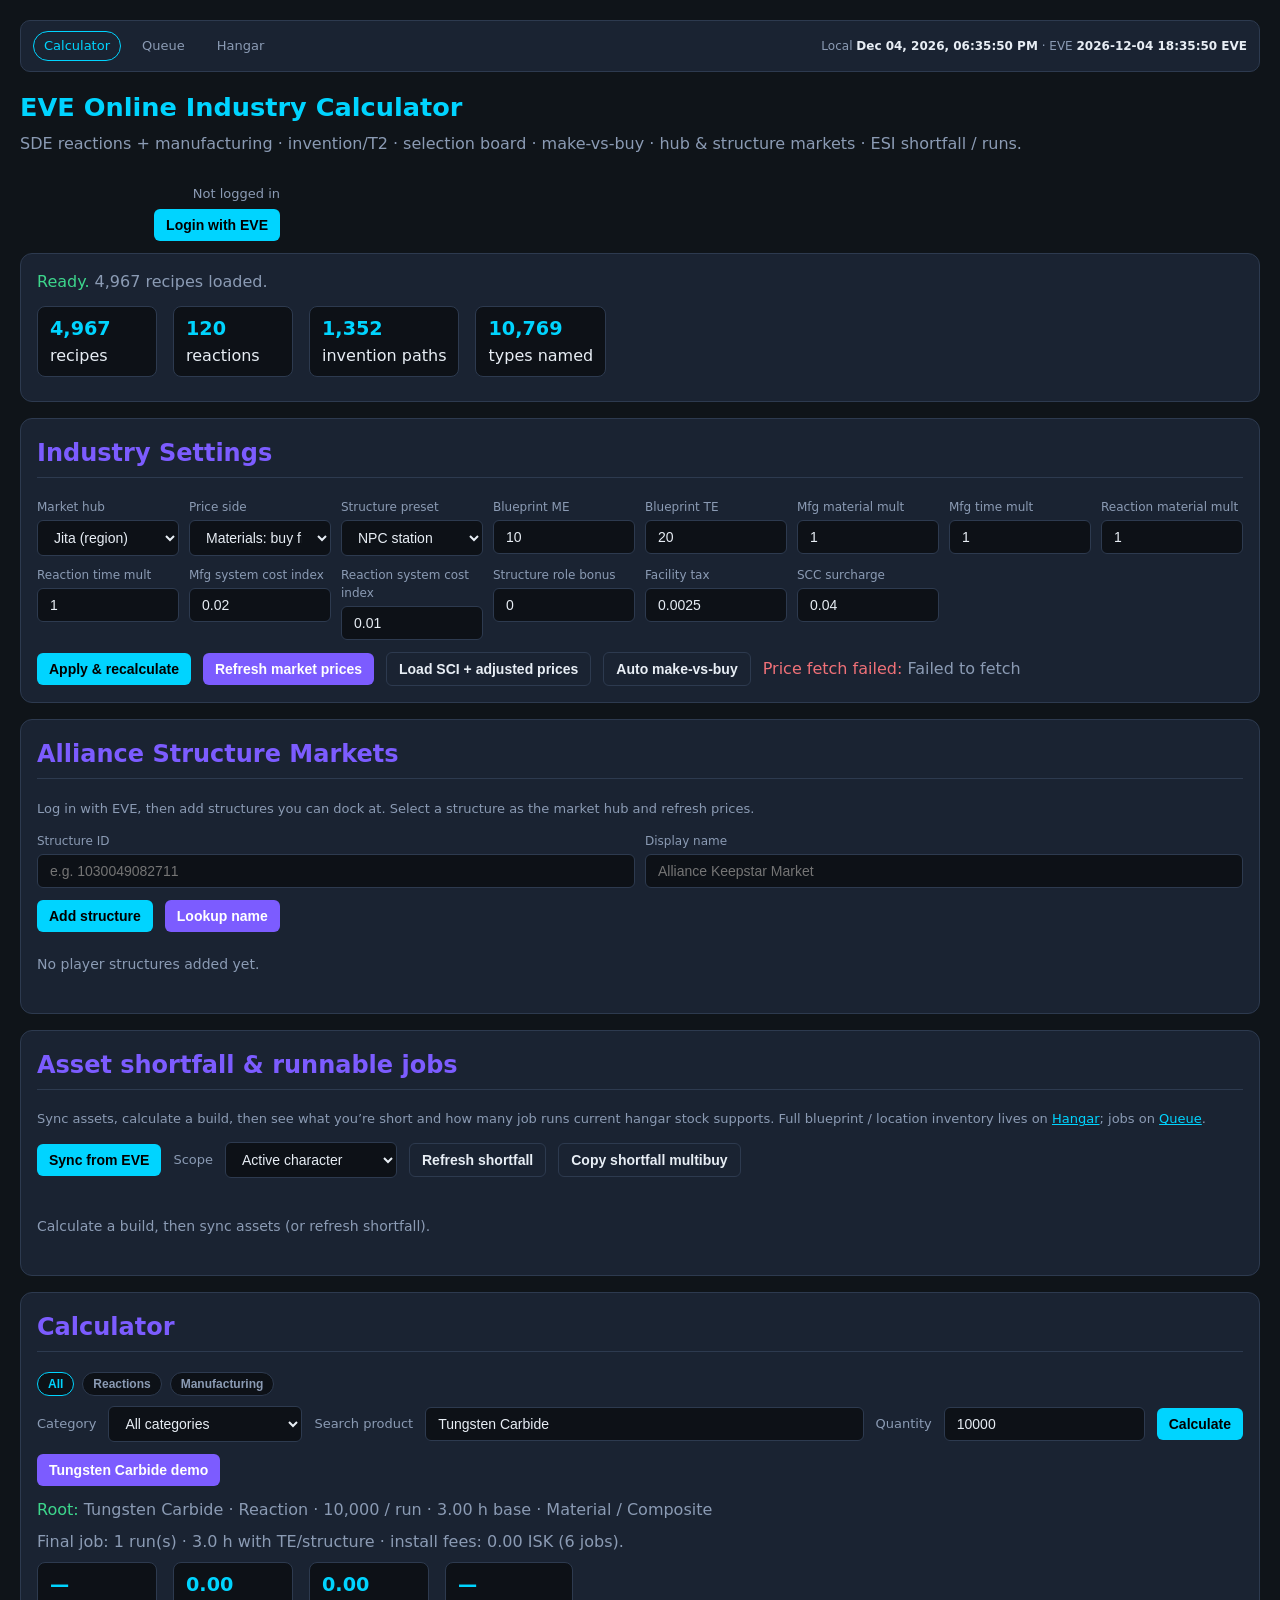
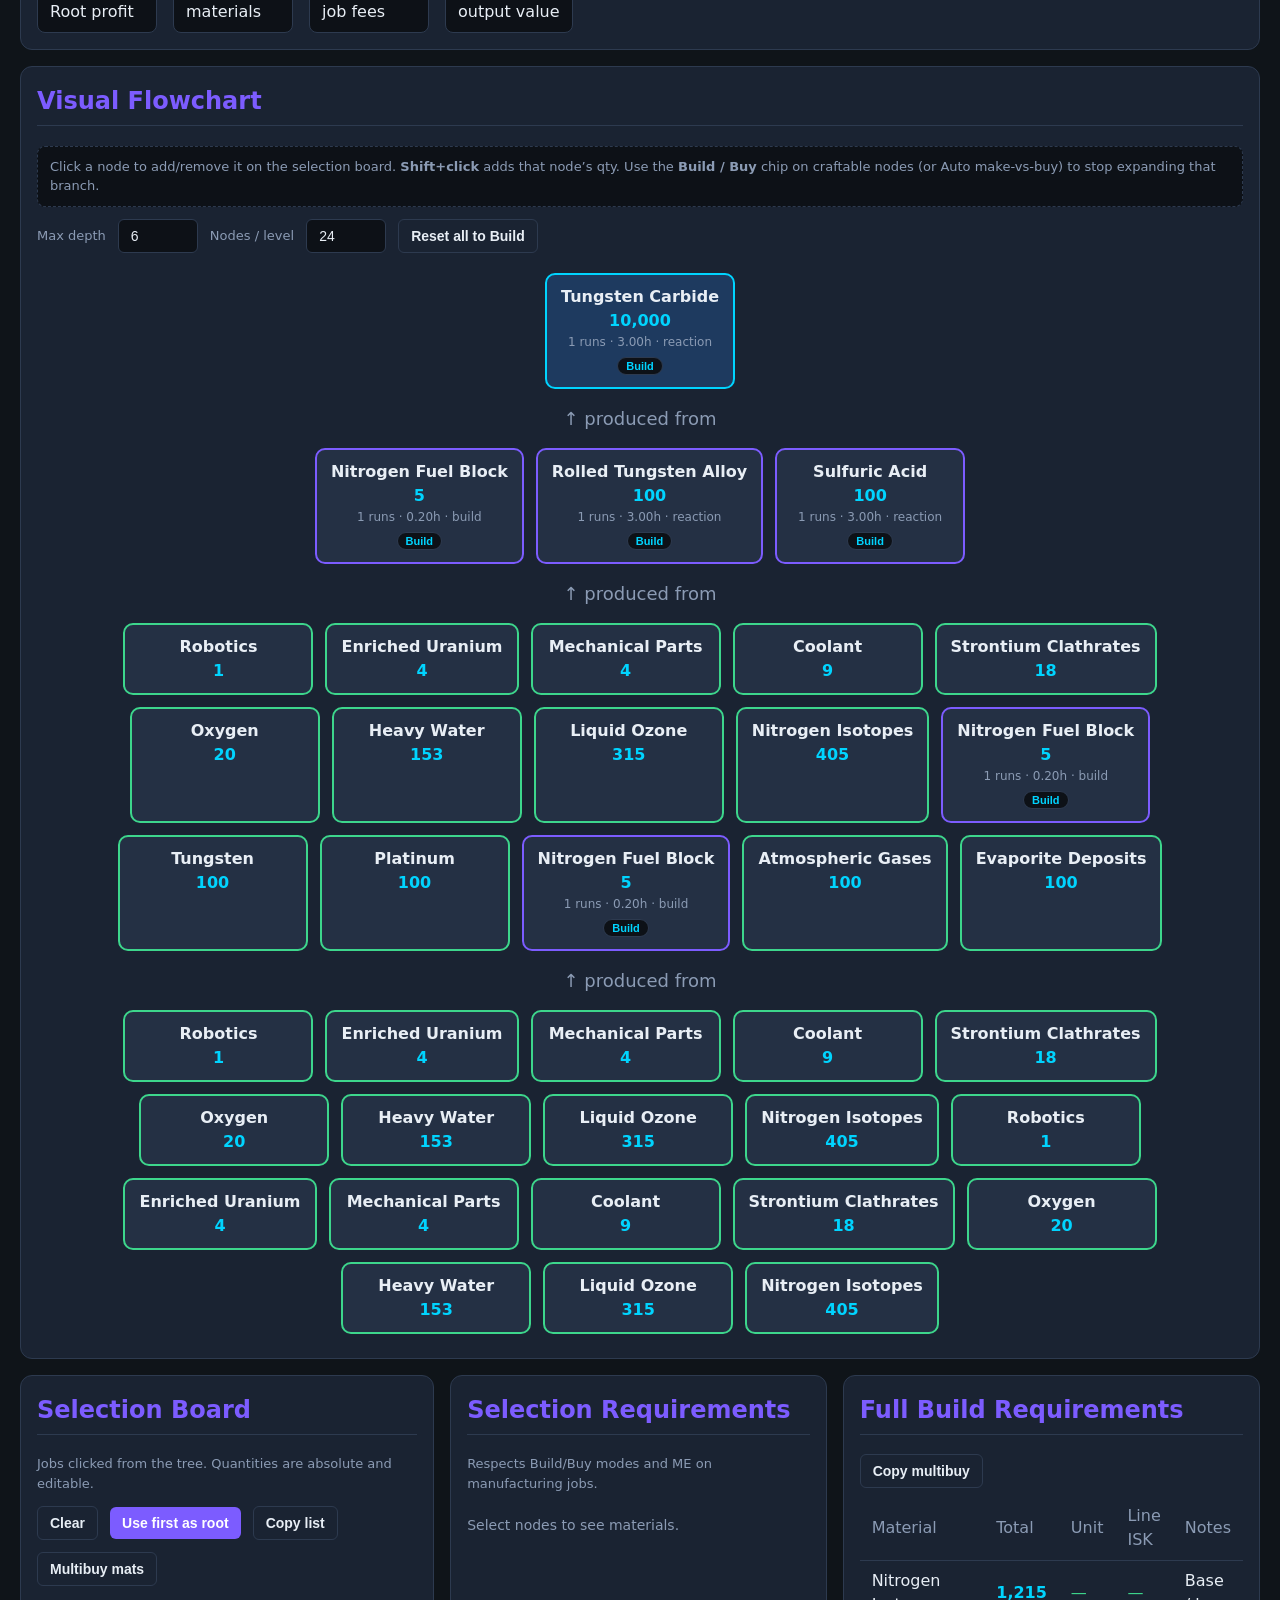
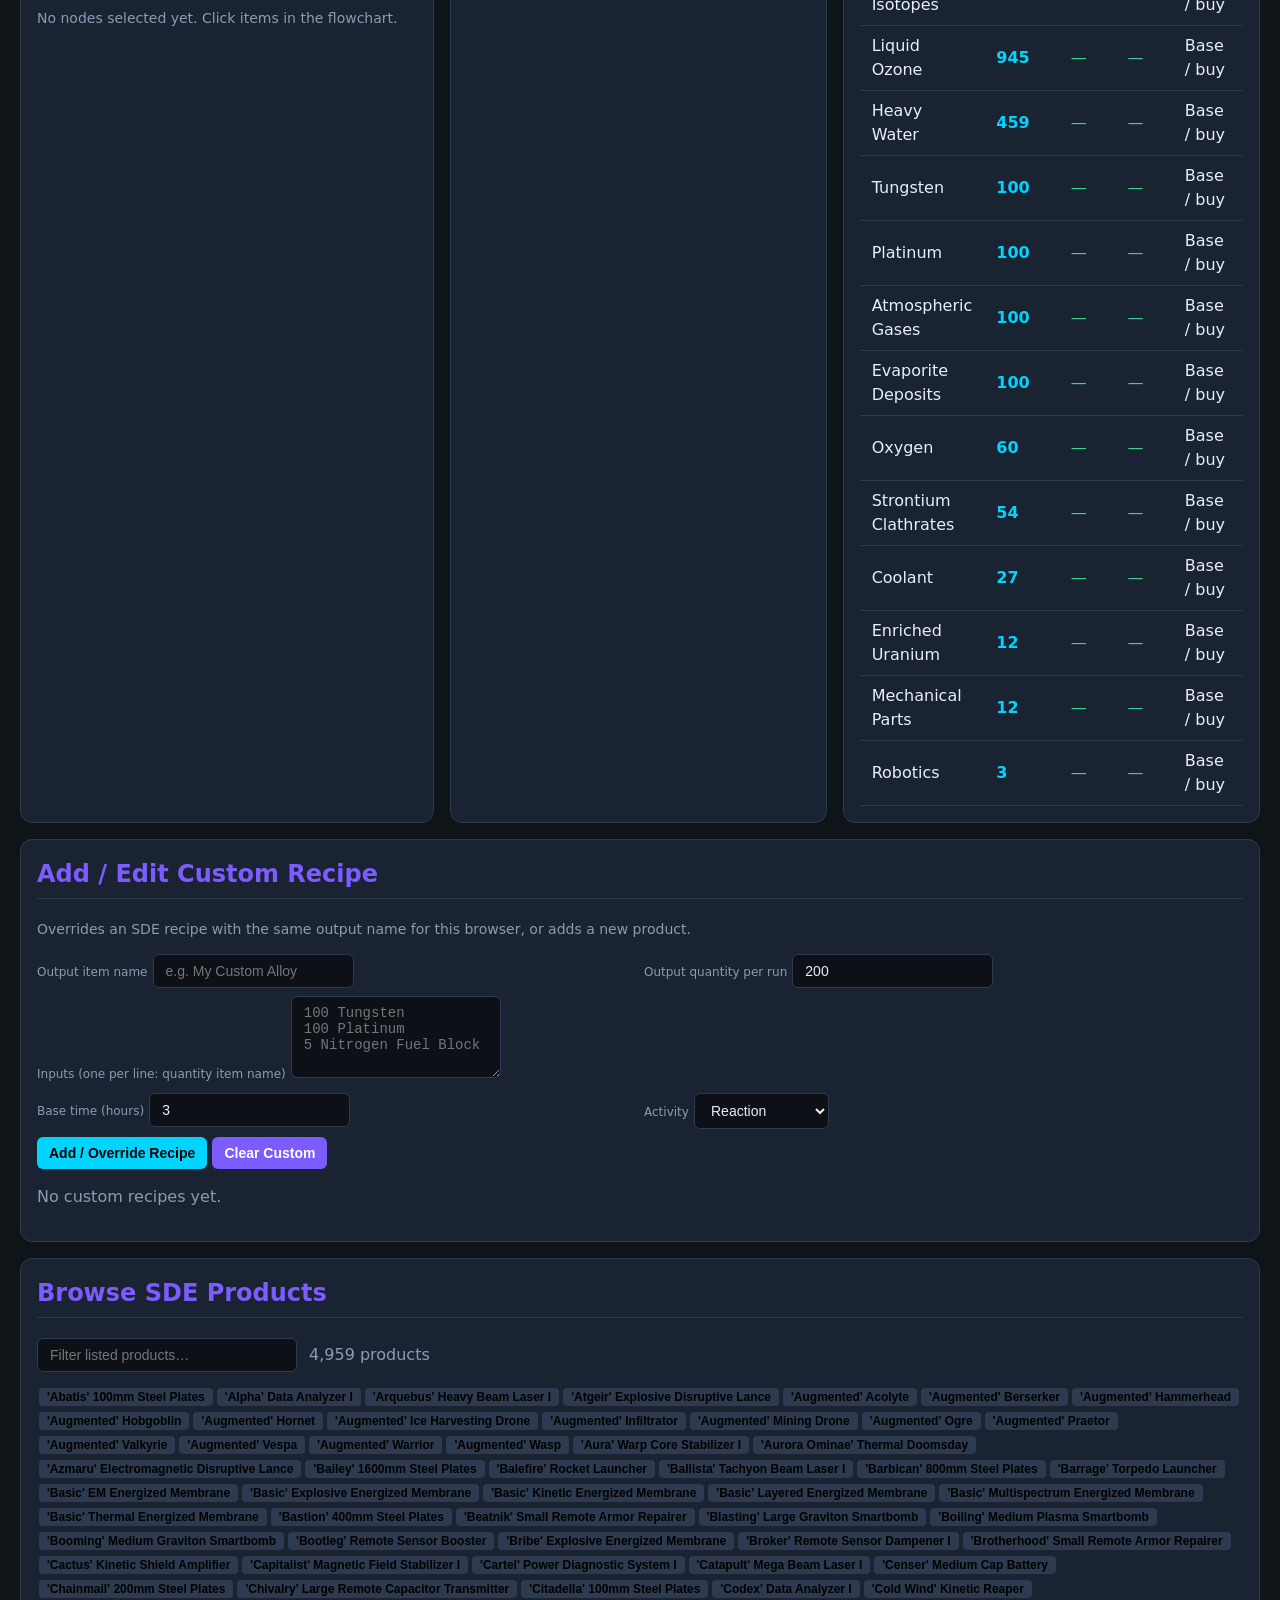
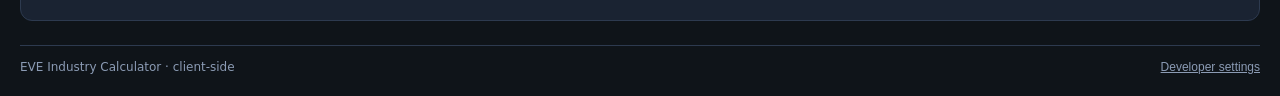
<file: index.html>
<!DOCTYPE html>
<html lang="en">
<head>
<meta charset="UTF-8">
<meta name="viewport" content="width=device-width, initial-scale=1.0">
<title>EVE Online Industry Calculator</title>
<link rel="stylesheet" href="styles.css?v=20261108i">
</head>
<body data-page="calc">
<div class="container">
  <nav class="app-nav">
    <a href="index.html" data-nav="calc">Calculator</a>
    <a href="queue.html" data-nav="queue">Queue</a>
    <a href="hangar.html" data-nav="hangar">Hangar</a>
    <span class="clock"><span id="localClock"></span> · <span id="eveClock"></span></span>
  </nav>
  <div class="row" style="justify-content:space-between;align-items:flex-start;">
    <div>
      <h1>EVE Online Industry Calculator</h1>
      <p class="sub">SDE reactions + manufacturing · invention/T2 · selection board · make-vs-buy · hub &amp; structure markets · ESI shortfall / runs.</p>
    </div>
    <div style="text-align:right;min-width:260px;">
      <div id="authStatus" class="muted" style="font-size:13px;margin-bottom:6px;">Not logged in</div>
      <div class="row" style="justify-content:flex-end;margin-bottom:0;">
        <select id="characterSelect" hidden title="Linked characters" style="max-width:180px;"></select>
        <button type="button" id="eveLoginBtn" onclick="eveLogin()">Login with EVE</button>
        <button type="button" class="secondary" id="eveAddCharBtn" onclick="eveLogin()" hidden>Add character</button>
        <button type="button" class="ghost" id="eveRemoveCharBtn" onclick="eveRemoveActive()" hidden>Remove</button>
        <button type="button" class="ghost" id="eveLogoutBtn" onclick="eveLogoutAll()" hidden>Logout all</button>
      </div>
    </div>
  </div>

  <div class="panel" id="loadPanel">
    <div class="row"><span id="loadStatus">Loading SDE industry data…</span></div>
    <div class="stats" id="sdeStats" hidden></div>
  </div>

  <div class="panel">
    <h2>Industry Settings</h2>
    <div class="settings-grid">
      <div>
        <label>Market hub</label>
        <select id="hubSelect"></select>
      </div>
      <div>
        <label>Price side</label>
        <select id="priceSide">
          <option value="sell">Materials: buy from sell</option>
          <option value="buy">Materials: sell into buy</option>
        </select>
      </div>
      <div>
        <label>Structure preset</label>
        <select id="structurePreset"></select>
      </div>
      <div>
        <label>Blueprint ME</label>
        <input type="number" id="meInput" value="10" min="0" max="10" step="1">
      </div>
      <div>
        <label>Blueprint TE</label>
        <input type="number" id="teInput" value="20" min="0" max="20" step="1">
      </div>
      <div>
        <label>Mfg material mult</label>
        <input type="number" id="mfgMatMult" value="1" min="0.5" max="1.5" step="0.01">
      </div>
      <div>
        <label>Mfg time mult</label>
        <input type="number" id="mfgTimeMult" value="1" min="0.5" max="1.5" step="0.01">
      </div>
      <div>
        <label>Reaction material mult</label>
        <input type="number" id="rxnMatMult" value="1" min="0.5" max="1.5" step="0.01">
      </div>
      <div>
        <label>Reaction time mult</label>
        <input type="number" id="rxnTimeMult" value="1" min="0.5" max="1.5" step="0.01">
      </div>
      <div>
        <label>Mfg system cost index</label>
        <input type="number" id="mfgSci" value="0.02" min="0" max="1" step="0.0001">
      </div>
      <div>
        <label>Reaction system cost index</label>
        <input type="number" id="rxnSci" value="0.01" min="0" max="1" step="0.0001">
      </div>
      <div>
        <label>Structure role bonus</label>
        <input type="number" id="roleBonus" value="0" min="0" max="0.5" step="0.01">
      </div>
      <div>
        <label>Facility tax</label>
        <input type="number" id="facilityTax" value="0.0025" min="0" max="0.2" step="0.0005">
      </div>
      <div>
        <label>SCC surcharge</label>
        <input type="number" id="sccInput" value="0.04" min="0" max="0.2" step="0.001">
      </div>
    </div>
    <div class="row" style="margin-top:12px;margin-bottom:0;">
      <button type="button" onclick="applySettingsAndRecalc()">Apply &amp; recalculate</button>
      <button type="button" class="secondary" onclick="refreshPrices()">Refresh market prices</button>
      <button type="button" class="ghost" onclick="loadFeeData()">Load SCI + adjusted prices</button>
      <button type="button" class="ghost" onclick="autoOptimizeModes()">Auto make-vs-buy</button>
      <span id="priceStatus" class="muted"></span>
    </div>
  </div>

  <div class="panel">
    <h2>Alliance Structure Markets</h2>
    <p class="muted" style="margin-top:0;font-size:13px;">
      Log in with EVE, then add structures you can dock at. Select a structure as the market hub and refresh prices.
    </p>
    <div class="settings-grid">
      <div>
        <label>Structure ID</label>
        <input type="text" id="structureIdInput" placeholder="e.g. 1030049082711">
      </div>
      <div>
        <label>Display name</label>
        <input type="text" id="structureNameInput" placeholder="Alliance Keepstar Market">
      </div>
    </div>
    <div class="row" style="margin-top:12px;">
      <button type="button" onclick="addCustomStructure()">Add structure</button>
      <button type="button" class="secondary" onclick="resolveStructureName()">Lookup name</button>
      <span id="structureStatus" class="muted"></span>
    </div>
    <div id="customStructureList" style="margin-top:10px;"></div>
  </div>

  <div class="panel" id="characterEsiPanel">
    <h2>Asset shortfall &amp; runnable jobs</h2>
    <p class="muted" style="margin-top:0;font-size:13px;">
      Sync assets, calculate a build, then see what you’re short and how many job runs current hangar stock supports.
      Full blueprint / location inventory lives on <a href="hangar.html" style="color:var(--accent)">Hangar</a>;
      jobs on <a href="queue.html" style="color:var(--accent)">Queue</a>.
    </p>
    <div class="row" style="margin-bottom:8px;">
      <button type="button" onclick="syncCharacterEsi()">Sync from EVE</button>
      <label>Scope</label>
      <select id="esiSyncScope">
        <option value="active">Active character</option>
        <option value="all">All linked characters</option>
      </select>
      <button type="button" class="ghost" onclick="renderAssetShortfall()">Refresh shortfall</button>
      <button type="button" class="ghost" onclick="copyShortfallMultibuy()">Copy shortfall multibuy</button>
      <span id="esiSyncStatus" class="muted"></span>
    </div>
    <div class="stats" id="runsPossibleStats"></div>
    <div id="shortfallStatus" class="muted" style="margin-bottom:8px;"></div>
    <div class="esi-scroll" id="shortfallTableWrap"><p class="empty-state">Calculate a build, then sync assets (or refresh shortfall).</p></div>
  </div>

  <div class="panel dev-only" id="devPanel">
    <h2>Developer settings</h2>
    <p class="muted" style="margin-top:0;font-size:13px;">
      Hidden from normal users. Open with <code>?dev=1</code> or the footer toggle.
      Prefer committing Client ID in <code>config.js</code> for production.
    </p>
    <div class="settings-grid">
      <div>
        <label>EVE SSO Client ID (local override)</label>
        <input type="text" id="eveClientIdInput" placeholder="From developers.eveonline.com">
      </div>
      <div>
        <label>Callback URL (register exactly)</label>
        <input type="text" id="eveCallbackDisplay" readonly>
      </div>
      <div class="full" style="grid-column:1/-1;">
        <label>Manual ESI token fallback</label>
        <textarea id="esiTokenInput" rows="2" placeholder="Only for debugging without SSO"></textarea>
      </div>
    </div>
    <div class="row" style="margin-top:12px;">
      <button type="button" onclick="saveEveClientId()">Save Client ID override</button>
      <button type="button" class="ghost" onclick="saveEsiToken()">Save manual token</button>
      <button type="button" class="ghost" onclick="clearEsiToken()">Clear manual token</button>
      <button type="button" class="ghost" onclick="copyCallbackUrl()">Copy callback URL</button>
      <span id="devStatus" class="muted"></span>
    </div>
  </div>

  <div class="panel">
    <h2>Calculator</h2>
    <div class="pill-row" id="activityPills">
      <button type="button" class="pill active" data-activity="all">All</button>
      <button type="button" class="pill" data-activity="r">Reactions</button>
      <button type="button" class="pill" data-activity="m">Manufacturing</button>
    </div>
    <div class="row">
      <label>Category</label>
      <select id="categoryFilter"><option value="">All categories</option></select>
      <label>Search product</label>
      <div class="search-wrap">
        <input id="productSearch" type="search" placeholder="e.g. Tungsten Carbide, Merlin, Ceramic Powder" autocomplete="off">
        <div id="suggestions" class="suggestions"></div>
      </div>
      <label>Quantity</label>
      <input type="number" id="desiredQty" value="1" min="1" step="1">
      <button onclick="calculate()">Calculate</button>
      <button class="secondary" onclick="resetToTungsten()">Tungsten Carbide demo</button>
    </div>
    <div id="selectedMeta" class="muted"></div>
    <div id="timeEstimate" class="muted" style="margin-top:8px;"></div>
    <div class="profit-bar" id="rootProfit"></div>
  </div>

  <div class="panel" id="inventionPanel" hidden>
    <h2>Invention / T2</h2>
    <p class="muted" style="margin-top:0;font-size:13px;">
      Invent T2 BPCs from the matching T1 blueprint, optionally with a decryptor.
      Enable “Include invention” to fold expected datacore/decryptor cost and invented ME/TE into the build.
    </p>
    <div class="settings-grid">
      <div>
        <label>Invention outcome</label>
        <select id="inventionSelect"></select>
      </div>
      <div>
        <label>Decryptor</label>
        <select id="decryptorSelect"></select>
      </div>
      <div>
        <label>Encryption skill</label>
        <input type="number" id="encSkill" value="4" min="0" max="5" step="1">
      </div>
      <div>
        <label>Science skill 1</label>
        <input type="number" id="sciSkill1" value="5" min="0" max="5" step="1">
      </div>
      <div>
        <label>Science skill 2</label>
        <input type="number" id="sciSkill2" value="5" min="0" max="5" step="1">
      </div>
      <div>
        <label>Include invention in build</label>
        <select id="includeInvention">
          <option value="0">No — manufacture only</option>
          <option value="1">Yes — expected invention cost</option>
        </select>
      </div>
    </div>
    <div id="inventionSkillLabels" class="muted" style="margin-top:8px;font-size:13px;"></div>
    <div id="inventionSummary" style="margin-top:12px;"></div>
    <div class="profit-bar" id="inventionProfit"></div>
  </div>

  <div class="panel">
    <h2>Visual Flowchart</h2>
    <div class="hint">
      Click a node to add/remove it on the selection board.
      <strong>Shift+click</strong> adds that node’s qty.
      Use the <strong>Build / Buy</strong> chip on craftable nodes (or Auto make-vs-buy) to stop expanding that branch.
    </div>
    <div class="row">
      <label>Max depth</label>
      <input type="number" id="maxDepth" value="6" min="1" max="20" style="width:80px">
      <label>Nodes / level</label>
      <input type="number" id="maxNodes" value="24" min="4" max="100" style="width:80px">
      <button type="button" class="ghost" onclick="resetAllModes()">Reset all to Build</button>
    </div>
    <div id="flowchart" class="flowchart">
      <p class="muted">Select a product and click Calculate.</p>
    </div>
  </div>

  <div class="three-col">
    <div class="panel">
      <h2>Selection Board</h2>
      <p class="muted" style="margin-top:0;font-size:13px;">Jobs clicked from the tree. Quantities are absolute and editable.</p>
      <div class="row" style="margin-bottom:8px;">
        <button type="button" class="ghost" onclick="clearSelection()">Clear</button>
        <button type="button" class="secondary" onclick="useSelectionAsRoot()">Use first as root</button>
        <button type="button" class="ghost" onclick="copySelectionList()">Copy list</button>
        <button type="button" class="ghost" onclick="copyMultibuy('selection')">Multibuy mats</button>
        <span id="selectionCount" class="muted"></span>
      </div>
      <div id="selectionBoard"><p class="empty-state">No nodes selected yet.</p></div>
      <div class="profit-bar" id="selectionProfit"></div>
    </div>
    <div class="panel">
      <h2>Selection Requirements</h2>
      <p class="muted" style="margin-top:0;font-size:13px;">Respects Build/Buy modes and ME on manufacturing jobs.</p>
      <div id="selectionRequirements"><p class="empty-state">Select nodes to see materials.</p></div>
    </div>
    <div class="panel">
      <h2>Full Build Requirements</h2>
      <div class="row" style="margin-bottom:8px;">
        <button type="button" class="ghost" onclick="copyMultibuy('full')">Copy multibuy</button>
      </div>
      <div id="requirements"></div>
    </div>
  </div>

  <div class="panel">
    <h2>Add / Edit Custom Recipe</h2>
    <p class="muted" style="font-size:14px;margin-top:0;">Overrides an SDE recipe with the same output name for this browser, or adds a new product.</p>
    <div class="add-form">
      <div>
        <label>Output item name</label>
        <input type="text" id="outName" placeholder="e.g. My Custom Alloy">
      </div>
      <div>
        <label>Output quantity per run</label>
        <input type="number" id="outQty" value="200" min="1">
      </div>
      <div class="full">
        <label>Inputs (one per line: quantity item name)</label>
        <textarea id="inputsText" rows="4" placeholder="100 Tungsten&#10;100 Platinum&#10;5 Nitrogen Fuel Block"></textarea>
      </div>
      <div>
        <label>Base time (hours)</label>
        <input type="number" id="baseTime" value="3" step="0.5" min="0">
      </div>
      <div>
        <label>Activity</label>
        <select id="customActivity">
          <option value="r">Reaction</option>
          <option value="m">Manufacturing</option>
        </select>
      </div>
      <div class="full">
        <button onclick="addCustomReaction()">Add / Override Recipe</button>
        <button class="secondary" onclick="clearCustom()">Clear Custom</button>
      </div>
    </div>
    <div id="customList" style="margin-top:12px;"></div>
  </div>

  <div class="panel">
    <h2>Browse SDE Products</h2>
    <div class="row">
      <input type="search" id="browseFilter" placeholder="Filter listed products…" style="min-width:260px">
      <span id="browseCount" class="muted"></span>
    </div>
    <div id="knownList"></div>
  </div>

  <div class="site-footer">
    <span>EVE Industry Calculator · client-side</span>
    <button type="button" id="devToggleBtn" onclick="toggleDevMode()">Developer settings</button>
  </div>
</div>

<script src="config.js?v=20261108i"></script>
<script src="eve-industry-data.js?v=20261108i"></script>
<script src="industry-core.js?v=20261108i"></script>
<script src="auth.js?v=20261108i"></script>
<script src="app-common.js?v=20261108i"></script>
<script>
const STORAGE_KEY = 'eveIndustryCustom_v2';
const SELECTED_KEY = 'eveIndustrySelected_v2';
const BOARD_KEY = 'eveIndustryBoard_v1';
const SETTINGS_KEY = 'eveIndustrySettings_v2';
const MODES_KEY = 'eveIndustryModes_v1';
const STRUCTURES_KEY = 'eveIndustryStructures_v1';
const ESI_TOKEN_KEY = 'eveIndustryEsiToken_v1';
const INVENTION_KEY = 'eveIndustryInvention_v1';
const DEV_KEY = 'eveIndustryDev_v1';
const Core = window.EveIndustryCore;

let SDE = null;
let recipeIndex = new Map();
let productMeta = new Map();
let nameToTypeId = new Map();
/** itemTypeId -> invention rows */
let inventionsByItem = new Map();
let customRecipes = [];
let selectedProduct = '';
let activityFilter = 'all';
let suggestionItems = [];
let suggestionIndex = -1;
/** @type {Map<string, {item: string, qty: number, treeQty: number|null}>} */
let selectionBoard = new Map();
/** @type {Map<string, 'build'|'buy'>} */
let buildModes = new Map();
/** @type {Array<{id:number, name:string}>} */
let customStructures = [];
let currentTree = null;
let lastFullReqs = {};
let lastSelectionReqs = {};
let lastInventionExpect = null;
let priceCache = {};
let adjustedPrices = {};
let priceFetchToken = 0;
/** blueprintTypeId -> [{ productName, recipe }] */
let bpTypeToRecipes = new Map();
let esiBlueprints = [];
let esiAssets = [];
let esiJobs = [];
let esiAssetQty = {};
/** @type {Array<{kind:string,id:number,name:string,sources:string[]}>} */
let esiLocations = [];
let lastShortfallLines = [];
const ACTIVITY_NAMES = {
  1: 'Manufacturing',
  3: 'TE research',
  4: 'ME research',
  5: 'Copying',
  7: 'Reverse engineer',
  8: 'Invention'
};

function safeGet(key, fallback) {
  try {
    const raw = localStorage.getItem(key);
    return raw ? JSON.parse(raw) : fallback;
  } catch {
    return fallback;
  }
}
function safeSet(key, value) {
  try { localStorage.setItem(key, JSON.stringify(value)); } catch {}
}

function typeName(id) {
  return (window.EveApp && EveApp.getTypeName) ? EveApp.getTypeName(id) : (SDE.names[String(id)] || `Type ${id}`);
}
function hoursFromSeconds(sec) {
  return (Number(sec) || 0) / 3600;
}
function formatQty(n) {
  return Number(n).toLocaleString(undefined, { maximumFractionDigits: 0 });
}
function formatIsk(n) {
  if (!Number.isFinite(n)) return '—';
  if (Math.abs(n) >= 1e9) return (n / 1e9).toFixed(2) + 'B';
  if (Math.abs(n) >= 1e6) return (n / 1e6).toFixed(2) + 'M';
  if (Math.abs(n) >= 1e3) return (n / 1e3).toFixed(1) + 'K';
  return n.toFixed(2);
}
function formatPct(x) {
  return ((Number(x) || 0) * 100).toFixed(2) + '%';
}

function normalizeRecipe(raw, custom = false) {
  return {
    id: raw.id || (custom ? `custom-${Date.now()}` : `sde-${raw.bp}-${raw.p}`),
    name: raw.name,
    output: raw.output,
    inputs: raw.inputs,
    timeHours: raw.timeHours,
    activity: raw.activity || 'm',
    group: raw.group || '',
    category: raw.category || '',
    blueprintTypeID: raw.blueprintTypeID,
    typeID: raw.typeID,
    custom
  };
}

function sdeRecipeToCalc(r) {
  const name = typeName(r.p);
  return normalizeRecipe({
    id: `sde-${r.bp}-${r.p}`,
    name,
    output: { item: name, qty: r.q },
    inputs: r.m.map(([tid, qty]) => ({ item: typeName(tid), qty })),
    timeHours: hoursFromSeconds(r.t),
    activity: r.a,
    group: SDE.groups[String(r.g)] || '',
    category: SDE.categories[String(r.c)] || '',
    blueprintTypeID: r.bp,
    typeID: r.p
  });
}

function rebuildIndex() {
  recipeIndex = new Map();
  productMeta = new Map();
  nameToTypeId = new Map();
  inventionsByItem = new Map();
  bpTypeToRecipes = new Map();
  if (SDE) {
    for (const [id, name] of Object.entries(SDE.names)) {
      nameToTypeId.set(name.toLowerCase(), Number(id));
    }
    for (const r of SDE.recipes) {
      const calc = sdeRecipeToCalc(r);
      const key = calc.output.item.toLowerCase();
      if (!recipeIndex.has(key) || calc.activity === 'r') {
        recipeIndex.set(key, calc);
        productMeta.set(key, calc);
      }
      const bp = Number(r.bp);
      if (!bpTypeToRecipes.has(bp)) bpTypeToRecipes.set(bp, []);
      bpTypeToRecipes.get(bp).push({ productName: calc.output.item, recipe: calc });
    }
    for (const inv of SDE.inventions || []) {
      if (!inventionsByItem.has(inv.item)) inventionsByItem.set(inv.item, []);
      inventionsByItem.get(inv.item).push(inv);
    }
  }
  for (const custom of customRecipes) {
    const calc = normalizeRecipe(custom, true);
    const key = calc.output.item.toLowerCase();
    recipeIndex.set(key, calc);
    productMeta.set(key, calc);
  }
}

function characterScopes() {
  const c = EveAuth.character && EveAuth.character();
  const raw = c && c.scp;
  if (!raw) return [];
  if (Array.isArray(raw)) return raw.map(String);
  return String(raw).split(/\s+/).filter(Boolean);
}

function hasScope(scope) {
  const list = characterScopes();
  return list.includes(scope) || list.includes(scope.replace(/^esi-/, ''));
}

function missingIndustryScopes() {
  const needed = [
    'esi-characters.read_blueprints.v1',
    'esi-assets.read_assets.v1',
    'esi-industry.read_character_jobs.v1'
  ];
  return needed.filter((s) => !hasScope(s));
}

async function ensureEsiToken() {
  if (window.EveAuth && EveAuth.refreshIfNeeded) {
    const t = await EveAuth.refreshIfNeeded();
    if (t) return t;
  }
  return getEsiToken();
}

function recipesForBlueprintType(bpTypeId) {
  return bpTypeToRecipes.get(Number(bpTypeId)) || [];
}

function describeBlueprint(bp) {
  const recipes = recipesForBlueprintType(bp.type_id);
  const product = recipes[0] ? recipes[0].productName : typeName(bp.type_id);
  const isBpo = Number(bp.runs) === -1;
  return {
    product,
    recipes,
    known: recipes.length > 0,
    kind: isBpo ? 'bpo' : 'bpc',
    label: isBpo ? 'BPO' : `BPC ×${bp.runs}`,
    me: Number(bp.material_efficiency) || 0,
    te: Number(bp.time_efficiency) || 0,
    runs: Number(bp.runs),
    typeId: Number(bp.type_id),
    itemId: Number(bp.item_id),
    locationId: Number(bp.location_id),
    ownerName: bp._ownerName || '',
    ownerId: bp._ownerId || null
  };
}

function getEsiToken() {
  // Prefer live SSO session, then manual paste.
  if (window.EveAuth) {
    const t = EveAuth.accessToken();
    if (t) return t;
  }
  return (document.getElementById('esiTokenInput').value || safeGet(ESI_TOKEN_KEY, '') || '').trim();
}

function isDevMode() {
  const params = new URLSearchParams(window.location.search);
  if (params.get('dev') === '1' || params.get('dev') === 'true') return true;
  if ((window.location.hash || '').replace(/^#/, '') === 'dev') return true;
  return !!safeGet(DEV_KEY, false);
}

function applyDevMode(on) {
  document.body.classList.toggle('dev', !!on);
  const btn = document.getElementById('devToggleBtn');
  if (btn) btn.textContent = on ? 'Hide developer settings' : 'Developer settings';
  if (on) refreshAuthUi();
}

function toggleDevMode() {
  const next = !document.body.classList.contains('dev');
  safeSet(DEV_KEY, next);
  // Keep URL clean for normal users; only add ?dev=1 when enabling via footer.
  const url = new URL(window.location.href);
  if (next) url.searchParams.set('dev', '1');
  else {
    url.searchParams.delete('dev');
    if (url.hash === '#dev') url.hash = '';
  }
  window.history.replaceState({}, document.title, url.toString());
  applyDevMode(next);
}

function copyCallbackUrl() {
  const url = EveAuth.redirectUri();
  navigator.clipboard.writeText(url).then(
    () => { document.getElementById('devStatus').innerHTML = '<span class="status-ok">Callback copied.</span>'; },
    () => prompt('Callback URL:', url)
  );
}

function saveEveClientId() {
  const id = document.getElementById('eveClientIdInput').value.trim();
  EveAuth.setClientId(id);
  document.getElementById('devStatus').innerHTML = id
    ? '<span class="status-ok">Local Client ID override saved.</span>'
    : '<span class="muted">Override cleared — using config.js</span>';
  refreshAuthUi();
}

async function eveLogin() {
  try {
    const clientId = (EveAuth.getClientId && EveAuth.getClientId()) ||
      (window.EVE_INDUSTRY_CONFIG && window.EVE_INDUSTRY_CONFIG.clientId) || '';
    if (!String(clientId).trim()) {
      alert('EVE login is not configured yet. Hard-refresh the page (Ctrl+F5). If it still fails, open ?dev=1 and check Developer settings.');
      return;
    }
    if (EveAuth.setClientId && clientId) EveAuth.setClientId(String(clientId).trim());
    await EveAuth.beginLogin();
  } catch (err) {
    alert(err.message);
  }
}
function eveLogoutAll() {
  if (EveAuth.listAccounts().length && !confirm('Log out all linked characters on this browser?')) return;
  EveAuth.logoutAll();
  clearEsiCache();
  refreshAuthUi();
}
function eveRemoveActive() {
  const c = EveAuth.character();
  if (!c) return;
  if (!confirm(`Remove ${c.name} from this profile?`)) return;
  EveAuth.removeAccount(c.id);
  clearEsiCache();
  refreshAuthUi();
}
function onCharacterSwitch() {
  const sel = document.getElementById('characterSelect');
  const id = Number(sel.value);
  if (!id) return;
  try {
    EveAuth.setActiveCharacter(id);
    clearEsiCache();
    refreshAuthUi();
    document.getElementById('esiSyncStatus').innerHTML =
      `<span class="status-ok">Active:</span> ${EveAuth.character().name} — sync to load their data.`;
  } catch (err) {
    alert(err.message);
  }
}
function clearEsiCache() {
  esiBlueprints = [];
  esiAssets = [];
  esiJobs = [];
  esiAssetQty = {};
  esiLocations = [];
  lastShortfallLines = [];
  if (window.EveApp) EveApp.clearEsiCacheStorage();
  const short = document.getElementById('shortfallTableWrap');
  const runsStats = document.getElementById('runsPossibleStats');
  const status = document.getElementById('shortfallStatus');
  if (short) short.innerHTML = '<p class="empty-state">Calculate a build, then sync assets (or refresh shortfall).</p>';
  if (runsStats) runsStats.innerHTML = '';
  if (status) status.textContent = '';
}
function refreshAuthUi() {
  const status = document.getElementById('authStatus');
  const loginBtn = document.getElementById('eveLoginBtn');
  const addBtn = document.getElementById('eveAddCharBtn');
  const removeBtn = document.getElementById('eveRemoveCharBtn');
  const logoutBtn = document.getElementById('eveLogoutBtn');
  const charSelect = document.getElementById('characterSelect');
  const cb = document.getElementById('eveCallbackDisplay');
  const cid = document.getElementById('eveClientIdInput');
  if (cb) cb.value = EveAuth.redirectUri();
  if (cid && document.body.classList.contains('dev')) {
    try {
      const override = localStorage.getItem('eveIndustryClientId_v1') || '';
      cid.value = override || EveAuth.getClientId();
      cid.placeholder = (window.EVE_INDUSTRY_CONFIG && window.EVE_INDUSTRY_CONFIG.clientId)
        ? 'Override config.js Client ID'
        : 'From developers.eveonline.com';
    } catch {
      cid.value = EveAuth.getClientId();
    }
  }

  const accounts = EveAuth.listAccounts ? EveAuth.listAccounts() : [];
  if (accounts.length) {
    const active = EveAuth.character();
    const missing = missingIndustryScopes();
    status.innerHTML =
      `<span class="status-ok">${accounts.length} linked</span> · active: <strong>${active && active.name ? active.name : 'Capsuleer'}</strong>` +
      (missing.length
        ? `<div class="muted" style="margin-top:4px;">Re-login that character after adding blueprint/assets/jobs scopes on the Developers Portal.</div>`
        : '');
    loginBtn.hidden = true;
    addBtn.hidden = false;
    removeBtn.hidden = false;
    logoutBtn.hidden = false;
    charSelect.hidden = false;
    charSelect.innerHTML = accounts.map((a) =>
      `<option value="${a.id}" ${a.active ? 'selected' : ''}>${a.name}</option>`
    ).join('');
  } else {
    status.textContent = EveAuth.getClientId() ? 'Not logged in' : 'Login not configured';
    loginBtn.hidden = false;
    addBtn.hidden = true;
    removeBtn.hidden = true;
    logoutBtn.hidden = true;
    charSelect.hidden = true;
    charSelect.innerHTML = '';
  }
}
function saveEsiToken() {
  const token = document.getElementById('esiTokenInput').value.trim();
  safeSet(ESI_TOKEN_KEY, token);
  document.getElementById('devStatus').innerHTML =
    token ? '<span class="status-ok">Manual token saved locally.</span>' : '<span class="muted">Token cleared.</span>';
}
function clearEsiToken() {
  document.getElementById('esiTokenInput').value = '';
  safeSet(ESI_TOKEN_KEY, '');
  document.getElementById('devStatus').textContent = 'Manual token cleared.';
}
function loadStructures() {
  customStructures = safeGet(STRUCTURES_KEY, []) || [];
  document.getElementById('esiTokenInput').value = safeGet(ESI_TOKEN_KEY, '') || '';
  renderCustomStructures();
  refreshHubSelect();
}
function saveStructures() {
  safeSet(STRUCTURES_KEY, customStructures);
  refreshHubSelect();
  renderCustomStructures();
}
function addCustomStructure() {
  const id = Number(String(document.getElementById('structureIdInput').value).trim());
  let name = document.getElementById('structureNameInput').value.trim();
  if (!Number.isFinite(id) || id <= 0) return alert('Enter a valid structure ID.');
  if (!name) name = 'Structure ' + id;
  customStructures = customStructures.filter((s) => s.id !== id);
  customStructures.push({ id, name });
  saveStructures();
  document.getElementById('hubSelect').value = 'struct:' + id;
  document.getElementById('structureStatus').innerHTML =
    `<span class="status-ok">Added</span> ${name} (${id}) — select it as market hub and refresh prices.`;
}
function removeCustomStructure(id) {
  customStructures = customStructures.filter((s) => s.id !== Number(id));
  saveStructures();
}
function renderCustomStructures() {
  const div = document.getElementById('customStructureList');
  if (!customStructures.length) {
    div.innerHTML = '<p class="empty-state">No player structures added yet.</p>';
    return;
  }
  div.innerHTML = customStructures.map((s) =>
    `<span class="tag">${s.name} <span class="muted">#${s.id}</span>
      <button type="button" class="icon-btn" onclick="removeCustomStructure(${s.id})">×</button></span>`
  ).join('');
}
async function resolveStructureName() {
  const id = Number(String(document.getElementById('structureIdInput').value).trim());
  const token = await ensureEsiToken();
  if (!id) return alert('Enter a structure ID first.');
  if (!token) return alert('Log in with EVE first (needs universe.read_structures for name lookup).');
  document.getElementById('structureStatus').textContent = 'Looking up structure name…';
  try {
    const name = await Core.fetchStructureName(id, token);
    if (!name) {
      document.getElementById('structureStatus').innerHTML =
        '<span class="status-bad">Name lookup failed</span> — enter a display name manually (token may lack universe.read_structures).';
      return;
    }
    document.getElementById('structureNameInput').value = name;
    document.getElementById('structureStatus').innerHTML = `<span class="status-ok">Found:</span> ${name}`;
  } catch (err) {
    document.getElementById('structureStatus').innerHTML =
      `<span class="status-bad">Lookup failed:</span> ${err.message}`;
  }
}

function applyEsiCache(cache) {
  if (!cache) return;
  esiBlueprints = cache.blueprints || [];
  esiAssets = cache.assets || [];
  esiJobs = cache.jobs || [];
  esiLocations = cache.locations || [];
  esiAssetQty = cache.assetQty || {};
}

async function syncCharacterEsi() {
  const status = document.getElementById('esiSyncStatus');
  const missing = missingIndustryScopes();
  if (missing.length) {
    status.innerHTML =
      '<span class="status-bad">Missing scopes on active character.</span> Add them on the Developers Portal, then re-login: ' +
      missing.map((s) => `<code>${s}</code>`).join(', ');
  }
  try {
    const cache = await EveApp.syncEsi({
      statusEl: status,
      onDone: (c) => {
        applyEsiCache(c);
        // Suggest markets from synced locations.
        for (const loc of c.locations || []) {
          if (loc.kind !== 'structure') continue;
          if (customStructures.some((s) => s.id === loc.id)) continue;
        }
        renderAssetShortfall();
      }
    });
    if (cache) applyEsiCache(cache);
  } catch (err) {
    status.innerHTML = `<span class="status-bad">Sync failed:</span> ${err.message}`;
  }
}

async function rebuildEsiLocations(token) {
  const assetByItemId = new Map();
  for (const a of esiAssets) assetByItemId.set(Number(a.item_id), a);

  const counts = new Map();
  function addRef(ref, source) {
    if (!ref || (ref.kind !== 'station' && ref.kind !== 'structure')) return;
    const key = ref.kind + ':' + ref.id;
    if (!counts.has(key)) counts.set(key, { kind: ref.kind, id: ref.id, sources: new Set() });
    counts.get(key).sources.add(source);
  }

  for (const bp of esiBlueprints) {
    addRef(Core.resolveLocationRef(bp.location_id, assetByItemId), 'blueprint');
  }
  for (const a of esiAssets) {
    if (a.location_type === 'station' || Core.isNpcStationId(a.location_id)) {
      addRef({ kind: 'station', id: Number(a.location_id) }, 'asset');
    } else if (Core.isLikelyStructureId(a.location_id)) {
      addRef({ kind: 'structure', id: Number(a.location_id) }, 'asset');
    }
  }
  for (const job of esiJobs) {
    const fid = Number(job.facility_id);
    if (Core.isNpcStationId(fid)) addRef({ kind: 'station', id: fid }, 'job');
    else if (Core.isLikelyStructureId(fid)) addRef({ kind: 'structure', id: fid }, 'job');
  }

  const refs = [...counts.values()].map((r) => ({ kind: r.kind, id: r.id }));
  const names = await Core.resolveLocationNames(refs, token);
  esiLocations = [...counts.values()]
    .map((r) => ({
      kind: r.kind,
      id: r.id,
      name: names[r.kind + ':' + r.id] || (r.kind + ' ' + r.id),
      sources: [...r.sources]
    }))
    .sort((a, b) => a.name.localeCompare(b.name));
}

function renderBlueprintTable() {
  const wrap = document.getElementById('bpTableWrap');
  if (!esiBlueprints.length) {
    wrap.innerHTML = '<p class="empty-state">Sync while logged in to load blueprints.</p>';
    return;
  }
  const q = (document.getElementById('bpFilter').value || '').trim().toLowerCase();
  const kind = document.getElementById('bpKindFilter').value;
  const rows = esiBlueprints.map(describeBlueprint).filter((d) => {
    if (kind === 'bpo' && d.kind !== 'bpo') return false;
    if (kind === 'bpc' && d.kind !== 'bpc') return false;
    if (kind === 'known' && !d.known) return false;
    if (!q) return true;
    return d.product.toLowerCase().includes(q) ||
      typeName(d.typeId).toLowerCase().includes(q) ||
      (d.ownerName || '').toLowerCase().includes(q);
  });
  rows.sort((a, b) => a.product.localeCompare(b.product) || b.me - a.me || b.te - a.te);
  if (!rows.length) {
    wrap.innerHTML = '<p class="empty-state">No blueprints match this filter.</p>';
    return;
  }
  const multi = new Set(esiBlueprints.map((b) => b._ownerId).filter(Boolean)).size > 1;
  wrap.innerHTML =
    `<table><thead><tr>
      <th>Product / BP</th>${multi ? '<th>Pilot</th>' : ''}<th>ME</th><th>TE</th><th>Runs</th><th></th>
    </tr></thead><tbody>` +
    rows.slice(0, 400).map((d) => {
      const disabled = d.known ? '' : 'disabled title="No matching SDE recipe"';
      return `<tr>
        <td>${d.product}${d.known ? '' : ' <span class="muted">(unmapped)</span>'}
          <div class="muted" style="font-size:11px;">${typeName(d.typeId)} · ${d.label}</div></td>
        ${multi ? `<td class="muted">${d.ownerName || '—'}</td>` : ''}
        <td class="qty">${d.me}</td>
        <td class="qty">${d.te}</td>
        <td class="qty">${d.runs === -1 ? '∞' : d.runs}</td>
        <td><button type="button" class="ghost" ${disabled}
          onclick="applyOwnedBlueprint(${d.typeId},${d.me},${d.te},${d.runs})">Use</button></td>
      </tr>`;
    }).join('') +
    `</tbody></table>` +
    (rows.length > 400 ? `<p class="muted">Showing 400 of ${rows.length}. Narrow the filter.</p>` : '');
}

function applyOwnedBlueprint(bpTypeId, me, te, runs) {
  const recipes = recipesForBlueprintType(bpTypeId);
  if (!recipes.length) return alert('No calculator recipe for that blueprint type.');
  const pick = recipes[0];
  document.getElementById('meInput').value = me;
  document.getElementById('teInput').value = te;
  if (Number(runs) > 0) {
    const outPerRun = pick.recipe.output.qty || 1;
    document.getElementById('desiredQty').value = Number(runs) * outPerRun;
  }
  saveSettings();
  setSelectedProduct(pick.productName, true);
  document.getElementById('esiSyncStatus').innerHTML =
    `<span class="status-ok">Applied</span> ${pick.productName} · ME ${me} / TE ${te}` +
    (Number(runs) > 0 ? ` · ${runs} BPC run(s)` : '');
}

function renderLocationTable() {
  const wrap = document.getElementById('locTableWrap');
  if (!esiLocations.length) {
    wrap.innerHTML = '<p class="empty-state">No station/structure locations found yet.</p>';
    return;
  }
  wrap.innerHTML =
    `<table><thead><tr><th>Location</th><th>Type</th><th>Seen in</th><th></th></tr></thead><tbody>` +
    esiLocations.map((loc) => {
      const already = customStructures.some((s) => s.id === loc.id);
      const btn = loc.kind === 'structure'
        ? (already
          ? `<span class="muted">In list</span>`
          : `<button type="button" class="ghost" onclick="addSuggestedStructure(${loc.id})">Add market</button>`)
        : `<span class="muted">NPC hub</span>`;
      return `<tr>
        <td>${loc.name}<div class="muted" style="font-size:11px;">#${loc.id}</div></td>
        <td>${loc.kind}</td>
        <td class="muted">${loc.sources.join(', ')}</td>
        <td>${btn}</td>
      </tr>`;
    }).join('') +
    `</tbody></table>`;
}

function addSuggestedStructure(id) {
  const sid = Number(id);
  if (!Number.isFinite(sid) || sid <= 0) return;
  const loc = esiLocations.find((l) => l.id === sid);
  const name = (loc && loc.name) || ('Structure ' + sid);
  customStructures = customStructures.filter((s) => s.id !== sid);
  customStructures.push({ id: sid, name });
  saveStructures();
  document.getElementById('hubSelect').value = 'struct:' + sid;
  document.getElementById('esiSyncStatus').innerHTML =
    `<span class="status-ok">Added market</span> ${name} — refresh prices to use it.`;
  renderLocationTable();
}

function renderJobsTable() {
  const wrap = document.getElementById('jobsTableWrap');
  if (!esiJobs.length) {
    wrap.innerHTML = '<p class="empty-state">No industry jobs returned (idle, or scope missing).</p>';
    return;
  }
  const rows = [...esiJobs].sort((a, b) => String(a.end_date || '').localeCompare(String(b.end_date || '')));
  const multi = new Set(esiJobs.map((j) => j._ownerId).filter(Boolean)).size > 1;
  wrap.innerHTML =
    `<table><thead><tr>
      <th>Activity</th>${multi ? '<th>Pilot</th>' : ''}<th>Blueprint / product</th><th>Runs</th><th>Status</th><th>Ends</th><th>Facility</th>
    </tr></thead><tbody>` +
    rows.map((job) => {
      const act = ACTIVITY_NAMES[job.activity_id] || ('Activity ' + job.activity_id);
      const bpName = typeName(job.blueprint_type_id);
      const product = job.product_type_id ? typeName(job.product_type_id) : '—';
      const facility = esiLocations.find((l) => l.id === Number(job.facility_id));
      const end = job.end_date ? new Date(job.end_date).toLocaleString() : '—';
      return `<tr>
        <td>${act}</td>
        ${multi ? `<td class="muted">${job._ownerName || '—'}</td>` : ''}
        <td>${bpName}<div class="muted" style="font-size:11px;">→ ${product}</div></td>
        <td class="qty">${job.runs || 0}</td>
        <td>${job.status || '—'}</td>
        <td class="muted">${end}</td>
        <td class="muted">${facility ? facility.name : ('#' + job.facility_id)}</td>
      </tr>`;
    }).join('') +
    `</tbody></table>`;
}

function perRunRequirements() {
  if (!selectedProduct) return {};
  const recipe = findReactionByOutput(selectedProduct);
  if (!recipe) return {};
  const eff = effectiveMeTe(recipe.output.qty);
  const opts = resolveOpts(eff.me);
  const reqs = Core.resolveRequirements(selectedProduct, recipe.output.qty, opts);
  for (const [mat, amount] of Object.entries(eff.inventMats || {})) {
    // Invention mats are for expected invent jobs, not per manufacturing run — skip for run capacity.
    void mat; void amount;
  }
  return reqs;
}

function renderAssetShortfall() {
  const wrap = document.getElementById('shortfallTableWrap');
  const status = document.getElementById('shortfallStatus');
  const runsStats = document.getElementById('runsPossibleStats');
  const reqs = lastFullReqs || {};
  const entries = Object.entries(reqs);
  if (!entries.length) {
    lastShortfallLines = [];
    wrap.innerHTML = '<p class="empty-state">Calculate a build first.</p>';
    status.textContent = '';
    if (runsStats) runsStats.innerHTML = '';
    return;
  }
  if (!Object.keys(esiAssetQty).length) {
    lastShortfallLines = [];
    wrap.innerHTML = '<p class="empty-state">Sync assets first (Sync from EVE).</p>';
    status.textContent = 'No asset cache yet.';
    if (runsStats) runsStats.innerHTML = '';
    return;
  }

  const perRun = perRunRequirements();
  const possible = EveApp.runsPossibleFromAssets(perRun, esiAssetQty, nameToTypeId);
  const recipe = findReactionByOutput(selectedProduct);
  const desiredQty = parseFloat(document.getElementById('desiredQty').value) || 1;
  const plannedRuns = recipe ? Core.jobRuns(recipe.output.qty, desiredQty) : 0;
  if (runsStats) {
    runsStats.innerHTML =
      `<div class="stat"><b>${possible.runs}</b>runs possible now</div>` +
      `<div class="stat"><b>${plannedRuns}</b>planned runs</div>` +
      `<div class="stat"><b>${possible.limiter || '—'}</b>limiting mat</div>`;
  }

  const lines = [];
  let missingTypes = 0;
  let shortTypes = 0;
  for (const [item, need] of entries) {
    const tid = nameToTypeId.get(item.toLowerCase());
    const owned = tid != null ? (esiAssetQty[tid] || 0) : 0;
    if (tid == null) missingTypes += 1;
    const short = Math.max(0, Number(need) - owned);
    const per = Number(perRun[item]) || 0;
    const canRuns = per > 0 ? Math.floor(owned / per) : '—';
    if (short > 0) shortTypes += 1;
    lines.push({ item, need: Number(need), owned, short, tid, per, canRuns });
  }
  lines.sort((a, b) => {
    const ar = typeof a.canRuns === 'number' ? a.canRuns : 999999;
    const br = typeof b.canRuns === 'number' ? b.canRuns : 999999;
    return ar - br || b.short - a.short;
  });
  lastShortfallLines = lines.filter((l) => l.short > 0);

  wrap.innerHTML =
    `<table><thead><tr>
      <th>Material</th><th>Per run</th><th>Need (plan)</th><th>Owned</th><th>Short</th><th>Runs from stock</th><th>Est. buy short</th>
    </tr></thead><tbody>` +
    lines.map((l) => {
      const p = unitPrice(l.item);
      const isk = p != null && l.short > 0 ? p * l.short : null;
      const lim = possible.limiter === l.item ? ' <span class="status-bad">← limit</span>' : '';
      return `<tr>
        <td>${l.item}${lim}</td>
        <td class="qty">${l.per ? formatQty(l.per) : '—'}</td>
        <td class="qty">${formatQty(l.need)}</td>
        <td class="qty">${formatQty(l.owned)}</td>
        <td class="qty">${l.short ? formatQty(l.short) : '0'}</td>
        <td class="qty">${l.canRuns === '—' ? '—' : formatQty(l.canRuns)}</td>
        <td class="isk">${isk != null ? formatIsk(isk) : '—'}</td>
      </tr>`;
    }).join('') +
    `</tbody></table>`;

  const buyTotal = lastShortfallLines.reduce((sum, l) => {
    const p = unitPrice(l.item);
    return sum + (p != null ? p * l.short : 0);
  }, 0);
  const cover = possible.runs >= plannedRuns;
  status.innerHTML =
    (cover
      ? `<span class="status-ok">Stock covers ${plannedRuns} planned run(s)</span>`
      : `<span class="status-bad">Stock covers ${possible.runs} / ${plannedRuns} planned run(s)</span>`) +
    (possible.limiter ? ` · limited by <strong>${possible.limiter}</strong>` : '') +
    (shortTypes ? ` · ${shortTypes} materials short · est. ${formatIsk(buyTotal)} ISK` : '') +
    (missingTypes ? ` · <span class="muted">${missingTypes} untyped names</span>` : '');
}

function copyShortfallMultibuy() {
  if (!lastShortfallLines.length) return alert('No shortfall to copy — sync assets and calculate a build.');
  const text = Core.toMultibuy(lastShortfallLines.map((l) => ({ item: l.item, qty: l.short })));
  navigator.clipboard.writeText(text).then(
    () => alert('Shortfall multibuy copied.'),
    () => prompt('Copy this multibuy list:', text)
  );
}
function refreshHubSelect() {
  const hubSelect = document.getElementById('hubSelect');
  const current = hubSelect.value;
  let html = Object.entries(Core.HUBS)
    .map(([k, v]) => `<option value="${k}">${v.name} (region)</option>`).join('');
  for (const s of customStructures) {
    html += `<option value="struct:${s.id}">${s.name} (structure)</option>`;
  }
  hubSelect.innerHTML = html;
  if ([...hubSelect.options].some((o) => o.value === current)) hubSelect.value = current;
}
function selectedMarket() {
  const val = document.getElementById('hubSelect').value || 'jita';
  if (val.startsWith('struct:')) {
    const id = Number(val.slice(7));
    const row = customStructures.find((s) => s.id === id);
    return { kind: 'structure', id, name: row ? row.name : 'Structure ' + id };
  }
  const hub = Core.HUBS[val] || Core.HUBS.jita;
  return { kind: 'region', key: val, id: hub.id, systemId: hub.systemId, name: hub.name };
}

function inventionsForProduct(itemName) {
  const tid = nameToTypeId.get((itemName || '').toLowerCase());
  if (!tid) return [];
  return inventionsByItem.get(tid) || [];
}

function selectedDecryptor() {
  const id = Number(document.getElementById('decryptorSelect').value);
  if (!id) return null;
  return (SDE.decryptors || []).find((d) => d.id === id) || null;
}

function selectedInvention() {
  const key = document.getElementById('inventionSelect').value;
  if (!key) return null;
  const [src, out] = key.split(':').map(Number);
  const list = inventionsForProduct(selectedProduct);
  return list.find((i) => i.src === src && i.out === out) || null;
}

function populateDecryptors() {
  const sel = document.getElementById('decryptorSelect');
  const saved = safeGet(INVENTION_KEY, {});
  sel.innerHTML = '<option value="0">None</option>' +
    (SDE.decryptors || []).map((d) =>
      `<option value="${d.id}">${d.n} (${d.p}x · ME${d.me >= 0 ? '+' : ''}${d.me} · TE${d.te >= 0 ? '+' : ''}${d.te} · runs${d.runs >= 0 ? '+' : ''}${d.runs})</option>`
    ).join('');
  if (saved.decryptorId) sel.value = String(saved.decryptorId);
}

function populateInventionOutcomes(itemName) {
  const panel = document.getElementById('inventionPanel');
  const sel = document.getElementById('inventionSelect');
  const list = inventionsForProduct(itemName);
  if (!list.length) {
    panel.hidden = true;
    lastInventionExpect = null;
    return;
  }
  panel.hidden = false;
  sel.innerHTML = list.map((inv) => {
    const srcName = typeName(inv.src);
    const outName = typeName(inv.out);
    return `<option value="${inv.src}:${inv.out}">${outName} ← ${srcName} (${(inv.chance * 100).toFixed(0)}% base)</option>`;
  }).join('');
  const saved = safeGet(INVENTION_KEY, {});
  if (saved.outcome && [...sel.options].some((o) => o.value === saved.outcome)) {
    sel.value = saved.outcome;
  }
  updateInventionSkillLabels();
  renderInventionSummary();
}

function updateInventionSkillLabels() {
  const inv = selectedInvention();
  const box = document.getElementById('inventionSkillLabels');
  if (!inv) {
    box.textContent = '';
    return;
  }
  const classified = Core.classifyInventionSkills(inv.skills, typeName);
  box.innerHTML =
    `Skills: <strong>${classified.encryption.name}</strong> · ` +
    `<strong>${classified.science[0].name}</strong> · ` +
    `<strong>${classified.science[1].name}</strong>`;
}

function currentInventionExpectation(manufactureQty) {
  const inv = selectedInvention();
  if (!inv) return null;
  const decryptor = selectedDecryptor();
  const materials = inv.m.map(([tid, qty]) => ({ item: typeName(tid), qty, typeID: tid }));
  if (decryptor) {
    // decryptor consumed each job — tracked separately
  }
  return Core.inventionExpectation({
    baseChance: inv.chance,
    baseRuns: inv.baseRuns,
    skillLevels: {
      encryption: parseFloat(document.getElementById('encSkill').value) || 0,
      science1: parseFloat(document.getElementById('sciSkill1').value) || 0,
      science2: parseFloat(document.getElementById('sciSkill2').value) || 0
    },
    decryptorMult: decryptor ? decryptor.p : 1,
    decryptor,
    decryptorItem: decryptor ? typeName(decryptor.id) : null,
    materials,
    manufactureRuns: manufactureQty
  });
}

function renderInventionSummary() {
  const qty = parseFloat(document.getElementById('desiredQty').value) || 1;
  const expect = currentInventionExpectation(qty);
  lastInventionExpect = expect;
  const div = document.getElementById('inventionSummary');
  const profitEl = document.getElementById('inventionProfit');
  if (!expect) {
    div.innerHTML = '';
    profitEl.innerHTML = '';
    return;
  }
  const decryptor = selectedDecryptor();
  safeSet(INVENTION_KEY, {
    outcome: document.getElementById('inventionSelect').value,
    decryptorId: decryptor ? decryptor.id : 0,
    include: document.getElementById('includeInvention').value,
    enc: document.getElementById('encSkill').value,
    s1: document.getElementById('sciSkill1').value,
    s2: document.getElementById('sciSkill2').value
  });

  let matCost = 0;
  let missing = 0;
  for (const m of expect.expectedMaterials) {
    const p = unitPrice(m.item);
    if (p == null) missing += 1;
    else matCost += p * m.qty;
  }
  if (expect.decryptorPerJob) {
    const p = unitPrice(expect.decryptorPerJob);
    if (p == null) missing += 1;
    else matCost += p * expect.expectedDecryptors;
  }

  div.innerHTML = `
    <table>
      <thead><tr><th>Metric</th><th>Value</th></tr></thead>
      <tbody>
        <tr><td>Success chance</td><td class="qty">${(expect.chance * 100).toFixed(2)}%</td></tr>
        <tr><td>Invented BPC</td><td>ME ${expect.bpc.me} · TE ${expect.bpc.te} · ${expect.bpc.runs} runs</td></tr>
        <tr><td>BPCs needed for qty</td><td class="qty">${expect.bpcsNeeded}</td></tr>
        <tr><td>Expected invention jobs</td><td class="qty">${Number.isFinite(expect.expectedJobs) ? expect.expectedJobs.toFixed(2) : '∞'}</td></tr>
        <tr><td>Expected invent cost</td><td class="isk">${formatIsk(matCost)}${missing ? ' <span class="muted">(+ missing prices)</span>' : ''}</td></tr>
      </tbody>
    </table>
    <p class="muted" style="font-size:13px;">Per successful BPC you get ${expect.bpc.runs} manufacturing run(s) at ME ${expect.bpc.me} / TE ${expect.bpc.te}.</p>
  `;
  profitEl.innerHTML = `
    <div class="stat"><b>${(expect.chance * 100).toFixed(1)}%</b>chance</div>
    <div class="stat"><b>${formatIsk(matCost)}</b>expected invent ISK</div>
    <div class="stat"><b>${expect.bpc.runs}</b>runs / BPC</div>
    <div class="stat"><b>ME ${expect.bpc.me}</b>invented ME</div>
  `;
}

function inventionMaterialsForBuild(qty) {
  if (document.getElementById('includeInvention').value !== '1') return { mats: {}, meOverride: null, teOverride: null, inventCost: 0 };
  const expect = currentInventionExpectation(qty);
  if (!expect) return { mats: {}, meOverride: null, teOverride: null, inventCost: 0 };
  const mats = {};
  for (const m of expect.expectedMaterials) mats[m.item] = (mats[m.item] || 0) + m.qty;
  if (expect.decryptorPerJob) mats[expect.decryptorPerJob] = (mats[expect.decryptorPerJob] || 0) + expect.expectedDecryptors;
  let inventCost = 0;
  for (const [item, q] of Object.entries(mats)) {
    const p = unitPrice(item);
    if (p != null) inventCost += p * q;
  }
  return {
    mats,
    meOverride: expect.bpc.me,
    teOverride: expect.bpc.te,
    inventCost,
    expect
  };
}

function findReactionByOutput(itemName) {
  if (!itemName) return null;
  return recipeIndex.get(itemName.toLowerCase()) || null;
}
function isFuelName(name) {
  return /fuel block/i.test(name);
}

function getMode(item) {
  return buildModes.get(item.toLowerCase()) || 'build';
}
function setMode(item, mode, recalc = true) {
  const key = item.toLowerCase();
  if (mode === 'build') buildModes.delete(key);
  else buildModes.set(key, 'buy');
  saveModes();
  if (recalc) calculate(false);
}
function toggleMode(item, ev) {
  if (ev) ev.stopPropagation();
  if (!findReactionByOutput(item)) return;
  setMode(item, getMode(item) === 'buy' ? 'build' : 'buy', true);
}
function resetAllModes() {
  buildModes.clear();
  saveModes();
  calculate(false);
}
function saveModes() {
  safeSet(MODES_KEY, Object.fromEntries(buildModes));
}
function loadModes() {
  buildModes = new Map();
  const raw = safeGet(MODES_KEY, {});
  for (const [k, v] of Object.entries(raw || {})) {
    if (v === 'buy') buildModes.set(k, 'buy');
  }
}

function currentSettings() {
  return {
    hub: document.getElementById('hubSelect').value || 'jita',
    priceSide: document.getElementById('priceSide').value || 'sell',
    structure: document.getElementById('structurePreset').value || 'npc',
    me: parseFloat(document.getElementById('meInput').value) || 0,
    te: parseFloat(document.getElementById('teInput').value) || 0,
    mfgMatMult: parseFloat(document.getElementById('mfgMatMult').value) || 1,
    mfgTimeMult: parseFloat(document.getElementById('mfgTimeMult').value) || 1,
    rxnMatMult: parseFloat(document.getElementById('rxnMatMult').value) || 1,
    rxnTimeMult: parseFloat(document.getElementById('rxnTimeMult').value) || 1,
    mfgSci: parseFloat(document.getElementById('mfgSci').value) || 0,
    rxnSci: parseFloat(document.getElementById('rxnSci').value) || 0,
    roleBonus: parseFloat(document.getElementById('roleBonus').value) || 0,
    facilityTax: parseFloat(document.getElementById('facilityTax').value) || 0,
    scc: parseFloat(document.getElementById('sccInput').value) || 0
  };
}

function effectiveMeTe(qty) {
  const inv = inventionMaterialsForBuild(qty);
  const s = currentSettings();
  return {
    me: inv.meOverride != null ? inv.meOverride : s.me,
    te: inv.teOverride != null ? inv.teOverride : s.te,
    inventMats: inv.mats,
    inventCost: inv.inventCost || 0
  };
}
function saveSettings() {
  safeSet(SETTINGS_KEY, currentSettings());
}
function loadSettings() {
  refreshHubSelect();
  const hubSelect = document.getElementById('hubSelect');
  const structSelect = document.getElementById('structurePreset');
  structSelect.innerHTML = Object.entries(Core.STRUCTURE_PRESETS)
    .map(([k, v]) => `<option value="${k}">${v.label}</option>`).join('');

  const s = safeGet(SETTINGS_KEY, null);
  const inv = safeGet(INVENTION_KEY, {});
  if (inv.enc != null) document.getElementById('encSkill').value = inv.enc;
  if (inv.s1 != null) document.getElementById('sciSkill1').value = inv.s1;
  if (inv.s2 != null) document.getElementById('sciSkill2').value = inv.s2;
  if (inv.include != null) document.getElementById('includeInvention').value = inv.include;

  if (!s) {
    applyStructurePreset('npc', true);
    return;
  }
  if ([...hubSelect.options].some((o) => o.value === s.hub)) hubSelect.value = s.hub;
  else hubSelect.value = 'jita';
  document.getElementById('priceSide').value = s.priceSide || 'sell';
  structSelect.value = s.structure || 'npc';
  document.getElementById('meInput').value = s.me ?? 10;
  document.getElementById('teInput').value = s.te ?? 20;
  document.getElementById('mfgMatMult').value = s.mfgMatMult ?? 1;
  document.getElementById('mfgTimeMult').value = s.mfgTimeMult ?? 1;
  document.getElementById('rxnMatMult').value = s.rxnMatMult ?? 1;
  document.getElementById('rxnTimeMult').value = s.rxnTimeMult ?? 1;
  document.getElementById('mfgSci').value = s.mfgSci ?? 0.02;
  document.getElementById('rxnSci').value = s.rxnSci ?? 0.01;
  document.getElementById('roleBonus').value = s.roleBonus ?? 0;
  document.getElementById('facilityTax').value = s.facilityTax ?? 0.0025;
  document.getElementById('sccInput').value = s.scc ?? 0.04;
}

function applyStructurePreset(key, writeFields = true) {
  const preset = Core.STRUCTURE_PRESETS[key];
  if (!preset || !writeFields) return;
  document.getElementById('mfgMatMult').value = preset.mfgMat;
  document.getElementById('mfgTimeMult').value = preset.mfgTime;
  document.getElementById('rxnMatMult').value = preset.rxnMat;
  document.getElementById('rxnTimeMult').value = preset.rxnTime;
  document.getElementById('roleBonus').value = preset.roleBonus;
  document.getElementById('facilityTax').value = preset.facilityTax;
}

function resolveOpts(meOverride = null) {
  const s = currentSettings();
  const include = document.getElementById('includeInvention') &&
    document.getElementById('includeInvention').value === '1';
  let me = s.me;
  if (include && meOverride != null) me = meOverride;
  else if (include && lastInventionExpect) me = lastInventionExpect.bpc.me;
  return {
    findRecipe: findReactionByOutput,
    modeFor: (name) => getMode(name),
    me,
    mfgMatMult: s.mfgMatMult,
    rxnMatMult: s.rxnMatMult,
    mfgSci: s.mfgSci,
    rxnSci: s.rxnSci,
    roleBonus: s.roleBonus,
    facilityTax: s.facilityTax,
    scc: s.scc,
    adjustedPrices,
    nameToTypeId,
    unitPrice: (name) => unitPrice(name)
  };
}

function resolveReqs(item, qty) {
  return Core.resolveRequirements(item, qty, resolveOpts());
}

function unitPrice(itemName) {
  const tid = nameToTypeId.get(itemName.toLowerCase());
  if (!tid || !priceCache[tid]) return null;
  const side = currentSettings().priceSide;
  const p = Number(priceCache[tid][side]);
  return Number.isFinite(p) && p > 0 ? p : null;
}

function collectRecipeTreeTypeIds(item, visited = new Set()) {
  const key = (item || '').toLowerCase();
  if (!key || visited.has(key)) return [];
  visited.add(key);
  const ids = [];
  const tid = nameToTypeId.get(key);
  if (tid) ids.push(tid);
  const recipe = findReactionByOutput(item);
  if (!recipe) return ids;
  for (const inp of recipe.inputs) {
    ids.push(...collectRecipeTreeTypeIds(inp.item, visited));
  }
  return ids;
}

function costOfRequirements(reqs) {
  let total = 0;
  let missing = 0;
  for (const [item, qty] of Object.entries(reqs)) {
    const p = unitPrice(item);
    if (p == null || p <= 0) missing += 1;
    else total += p * qty;
  }
  return { total, missing };
}

function getChainTree(item, qty, depth = 0, maxDepth = 6, meTe = null) {
  const reaction = findReactionByOutput(item);
  const mode = getMode(item);
  const s = currentSettings();
  const eff = meTe || { me: s.me, te: s.te };
  if (!reaction || mode === 'buy' || depth >= maxDepth) {
    return {
      item,
      qty,
      mode: reaction ? mode : 'buy',
      type: !reaction || mode === 'buy' ? (isFuelName(item) ? 'fuel' : 'raw') : 'intermediate',
      children: []
    };
  }
  const runs = Core.jobRuns(reaction.output.qty, qty);
  const isReaction = reaction.activity === 'r';
  // Invented ME/TE applies to the root manufactured product only.
  const me = isReaction ? 0 : (depth === 0 ? eff.me : s.me);
  const te = isReaction ? 0 : (depth === 0 ? eff.te : s.te);
  const matMult = isReaction ? s.rxnMatMult : s.mfgMatMult;
  const timeMult = isReaction ? s.rxnTimeMult : s.mfgTimeMult;
  const children = reaction.inputs.map(inp => {
    const needed = Core.materialNeeded(inp.qty, runs, me, matMult);
    return getChainTree(inp.item, needed, depth + 1, maxDepth, meTe);
  });
  return {
    item,
    qty,
    runs,
    mode: 'build',
    type: depth === 0 ? 'final' : 'intermediate',
    timeHours: Core.jobTimeHours(reaction.timeHours, 1, te, timeMult),
    activity: reaction.activity,
    children
  };
}

function saveBoard() {
  safeSet(BOARD_KEY, [...selectionBoard.values()]);
}
function loadBoard() {
  selectionBoard = new Map();
  for (const row of safeGet(BOARD_KEY, [])) {
    if (!row || !row.item) continue;
    selectionBoard.set(row.item.toLowerCase(), {
      item: row.item,
      qty: Math.max(1, Number(row.qty) || 1),
      treeQty: row.treeQty == null ? null : Number(row.treeQty)
    });
  }
}
function isSelected(item) {
  return selectionBoard.has(item.toLowerCase());
}
function toggleNodeSelection(item, nodeQty, shiftKey = false) {
  const key = item.toLowerCase();
  const existing = selectionBoard.get(key);
  if (existing && !shiftKey) selectionBoard.delete(key);
  else if (existing && shiftKey) {
    existing.qty = Math.max(1, existing.qty + nodeQty);
    existing.treeQty = nodeQty;
    selectionBoard.set(key, existing);
  } else {
    selectionBoard.set(key, { item, qty: Math.max(1, nodeQty || 1), treeQty: nodeQty });
  }
  saveBoard();
  refreshSelectionUi();
  highlightSelectedNodes();
  queuePriceRefresh();
}
function updateSelectionQty(item, qty) {
  const row = selectionBoard.get(item.toLowerCase());
  if (!row) return;
  row.qty = Math.max(1, Number(qty) || 1);
  selectionBoard.set(item.toLowerCase(), row);
  saveBoard();
  renderSelectionRequirements();
  renderSelectionBoard();
  document.getElementById('selectionCount').textContent = `${selectionBoard.size} selected`;
}
function removeSelection(item) {
  selectionBoard.delete(item.toLowerCase());
  saveBoard();
  refreshSelectionUi();
  highlightSelectedNodes();
}
function clearSelection() {
  selectionBoard.clear();
  saveBoard();
  refreshSelectionUi();
  highlightSelectedNodes();
}
function useSelectionAsRoot() {
  const first = selectionBoard.values().next().value;
  if (!first) return;
  if (!findReactionByOutput(first.item)) {
    alert(`No recipe for “${first.item}”.`);
    return;
  }
  document.getElementById('desiredQty').value = first.qty;
  setSelectedProduct(first.item, true);
}
function copySelectionList() {
  if (!selectionBoard.size) return alert('Selection board is empty.');
  const text = [...selectionBoard.values()]
    .sort((a, b) => a.item.localeCompare(b.item))
    .map(r => `${Math.round(r.qty)} ${r.item}`)
    .join('\n');
  navigator.clipboard.writeText(text).then(
    () => alert('Selection list copied.'),
    () => prompt('Copy this list:', text)
  );
}
function copyMultibuy(which) {
  const reqs = which === 'selection' ? lastSelectionReqs : lastFullReqs;
  const lines = Object.entries(reqs).sort((a, b) => b[1] - a[1]).map(([item, qty]) => ({ item, qty }));
  if (!lines.length) return alert('Nothing to copy yet.');
  const text = Core.toMultibuy(lines);
  navigator.clipboard.writeText(text).then(
    () => alert('Multibuy copied (Item + Tab + Qty).'),
    () => prompt('Copy this multibuy list:', text)
  );
}

function highlightSelectedNodes() {
  document.querySelectorAll('#flowchart .node[data-item]').forEach(el => {
    el.classList.toggle('selected', isSelected(el.dataset.item));
  });
}

function renderFlowchart(tree) {
  const container = document.getElementById('flowchart');
  container.innerHTML = '';
  const maxNodes = parseInt(document.getElementById('maxNodes').value, 10) || 24;

  function renderLevel(nodes) {
    if (!nodes || !nodes.length) return;
    const shown = nodes.slice(0, maxNodes);
    const hidden = nodes.length - shown.length;
    const div = document.createElement('div');
    div.className = 'level';
    shown.forEach(n => {
      const recipe = findReactionByOutput(n.item);
      const mode = getMode(n.item);
      const node = document.createElement('div');
      node.className = 'node ' + (n.type || '') +
        (isSelected(n.item) ? ' selected' : '') +
        (recipe && mode === 'buy' ? ' buy-mode' : '');
      node.dataset.item = n.item;
      node.title = 'Click to select · Shift+click to add qty';
      const act = n.activity === 'r' ? 'reaction' : n.activity === 'm' ? 'build' : '';
      let modeHtml = '';
      if (recipe) {
        modeHtml = `<button type="button" class="mode-btn ${mode === 'buy' ? 'buy' : ''}" data-mode-toggle="1">${mode === 'buy' ? 'Buy' : 'Build'}</button>`;
      }
      node.innerHTML =
        `<strong>${n.item}</strong><br><span class="qty">${formatQty(n.qty)}</span>` +
        `<small>${n.runs ? n.runs + ' runs' : ''}${n.timeHours != null ? ' · ' + (n.timeHours * (n.runs || 1)).toFixed(2) + 'h' : ''}${act ? ' · ' + act : ''}</small>` +
        modeHtml;
      node.addEventListener('click', (e) => {
        if (e.target && e.target.closest && e.target.closest('[data-mode-toggle]')) {
          toggleMode(n.item, e);
          return;
        }
        toggleNodeSelection(n.item, n.qty, e.shiftKey);
      });
      div.appendChild(node);
    });
    if (hidden > 0) {
      const more = document.createElement('div');
      more.className = 'node intermediate more';
      more.innerHTML = `<strong>+${hidden} more</strong><small>raise nodes/level</small>`;
      div.appendChild(more);
    }
    container.appendChild(div);
    if (shown.some(n => n.children && n.children.length)) {
      const arrow = document.createElement('div');
      arrow.className = 'arrow';
      arrow.textContent = '↑ produced from';
      container.appendChild(arrow);
      const next = [];
      shown.forEach(n => { if (n.children) next.push(...n.children); });
      if (next.length) renderLevel(next);
    }
  }
  renderLevel([tree]);
}

function renderReqTable(reqs) {
  const sorted = Object.entries(reqs).sort((a, b) => b[1] - a[1]);
  let html = '<table><thead><tr><th>Material</th><th>Total</th><th>Unit</th><th>Line ISK</th><th>Notes</th></tr></thead><tbody>';
  for (const [mat, amount] of sorted) {
    const unit = unitPrice(mat);
    const line = unit != null ? unit * amount : null;
    const recipe = findReactionByOutput(mat);
    let note = isFuelName(mat) ? 'Fuel' : (recipe ? 'Unexpanded intermediate' : 'Base / buy');
    if (recipe && getMode(mat) === 'buy') note = 'Buy (make-vs-buy)';
    html += `<tr>
      <td>${mat}</td>
      <td class="qty">${formatQty(amount)}</td>
      <td class="isk">${unit != null ? formatIsk(unit) : '—'}</td>
      <td class="isk">${line != null ? formatIsk(line) : '—'}</td>
      <td>${note}</td>
    </tr>`;
  }
  html += '</tbody></table>';
  return html;
}

function renderProfitBar(el, label, productItem, productQty, reqs, jobFees) {
  const matCost = costOfRequirements(reqs);
  const fees = jobFees || 0;
  const unit = unitPrice(productItem);
  const revenue = unit != null ? unit * productQty : null;
  const totalCost = matCost.total + fees;
  const profit = revenue != null ? revenue - totalCost : null;
  el.innerHTML = `
    <div class="stat"><b class="${profit != null && profit < 0 ? 'neg' : ''}">${profit != null ? formatIsk(profit) : '—'}</b>${label} profit</div>
    <div class="stat"><b>${formatIsk(matCost.total)}</b>materials</div>
    <div class="stat"><b>${formatIsk(fees)}</b>job fees</div>
    <div class="stat"><b>${revenue != null ? formatIsk(revenue) : '—'}</b>output value</div>
  `;
}

function renderSelectionBoard() {
  const div = document.getElementById('selectionBoard');
  const count = document.getElementById('selectionCount');
  if (!selectionBoard.size) {
    div.innerHTML = '<p class="empty-state">No nodes selected yet. Click items in the flowchart.</p>';
    count.textContent = '';
    document.getElementById('selectionProfit').innerHTML = '';
    return;
  }
  const rows = [...selectionBoard.values()].sort((a, b) => a.item.localeCompare(b.item));
  count.textContent = `${rows.length} selected`;
  const s = currentSettings();
  let html = '<table><thead><tr><th>Item</th><th>Qty</th><th>Mode</th><th>Runs</th><th>Job h</th><th></th></tr></thead><tbody>';
  for (const row of rows) {
    const recipe = findReactionByOutput(row.item);
    const mode = getMode(row.item);
    let runs = '—';
    let hours = '—';
    if (recipe && mode === 'build') {
      runs = Core.jobRuns(recipe.output.qty, row.qty);
      const isReaction = recipe.activity === 'r';
      hours = Core.jobTimeHours(
        recipe.timeHours, runs, isReaction ? 0 : s.te,
        isReaction ? s.rxnTimeMult : s.mfgTimeMult
      ).toFixed(2);
    }
    const modeCell = recipe
      ? `<select class="mode-select" onchange="setMode(${JSON.stringify(row.item)}, this.value)">
           <option value="build" ${mode === 'build' ? 'selected' : ''}>Build</option>
           <option value="buy" ${mode === 'buy' ? 'selected' : ''}>Buy</option>
         </select>`
      : '<span class="muted">buy</span>';
    html += `<tr>
      <td>${row.item}</td>
      <td><input class="qty-input" type="number" min="1" step="1" value="${row.qty}"
           onchange="updateSelectionQty(${JSON.stringify(row.item)}, this.value)"
           oninput="updateSelectionQty(${JSON.stringify(row.item)}, this.value)"></td>
      <td>${modeCell}</td>
      <td class="qty">${runs}</td>
      <td class="qty">${hours}</td>
      <td><button type="button" class="icon-btn" onclick="removeSelection(${JSON.stringify(row.item)})">×</button></td>
    </tr>`;
  }
  html += '</tbody></table>';
  div.innerHTML = html;
}

function renderSelectionRequirements() {
  const div = document.getElementById('selectionRequirements');
  const profitEl = document.getElementById('selectionProfit');
  if (!selectionBoard.size) {
    div.innerHTML = '<p class="empty-state">Select nodes to see materials.</p>';
    lastSelectionReqs = {};
    profitEl.innerHTML = '';
    return;
  }

  let merged = {};
  let feeTotal = 0;
  let jobHours = 0;
  let outRevenue = 0;
  const s = currentSettings();
  const opts = resolveOpts();

  for (const row of selectionBoard.values()) {
    const recipe = findReactionByOutput(row.item);
    const mode = getMode(row.item);
    if (recipe && mode === 'build') {
      merged = Core.mergeMaps(merged, resolveReqs(row.item, row.qty));
      feeTotal += Core.sumJobFees(row.item, row.qty, opts).total;
      const isReaction = recipe.activity === 'r';
      const runs = Core.jobRuns(recipe.output.qty, row.qty);
      jobHours += Core.jobTimeHours(
        recipe.timeHours, runs, isReaction ? 0 : s.te,
        isReaction ? s.rxnTimeMult : s.mfgTimeMult
      );
      const p = unitPrice(row.item);
      if (p != null) outRevenue += p * row.qty;
    } else {
      merged[row.item] = (merged[row.item] || 0) + row.qty;
      const p = unitPrice(row.item);
      if (p != null) outRevenue += p * row.qty;
    }
  }
  lastSelectionReqs = merged;
  const matCost = costOfRequirements(merged);
  const profit = outRevenue - matCost.total - feeTotal;

  div.innerHTML =
    `<p class="muted" style="margin:0 0 8px;">Selected job time (serial): <span class="qty">${jobHours.toFixed(1)} h</span></p>` +
    renderReqTable(merged);
  profitEl.innerHTML = `
    <div class="stat"><b class="${profit < 0 ? 'neg' : ''}">${formatIsk(profit)}</b>selection profit</div>
    <div class="stat"><b>${formatIsk(matCost.total)}</b>materials</div>
    <div class="stat"><b>${formatIsk(feeTotal)}</b>job fees</div>
  `;
}

function refreshSelectionUi() {
  renderSelectionBoard();
  renderSelectionRequirements();
}

function collectTypeIdsFromReqs(...reqMaps) {
  const ids = [];
  for (const reqs of reqMaps) {
    for (const name of Object.keys(reqs || {})) {
      const id = nameToTypeId.get(name.toLowerCase());
      if (id) ids.push(id);
    }
  }
  for (const row of selectionBoard.values()) {
    const id = nameToTypeId.get(row.item.toLowerCase());
    if (id) ids.push(id);
  }
  if (selectedProduct) {
    const id = nameToTypeId.get(selectedProduct.toLowerCase());
    if (id) ids.push(id);
  }
  // Also price craftable intermediates for make-vs-buy comparisons.
  if (currentTree) {
    const walk = (n) => {
      const id = nameToTypeId.get(n.item.toLowerCase());
      if (id) ids.push(id);
      (n.children || []).forEach(walk);
    };
    walk(currentTree);
  }
  return ids;
}

async function refreshPrices() {
  const status = document.getElementById('priceStatus');
  const token = ++priceFetchToken;
  const market = selectedMarket();
  const ids = collectTypeIdsFromReqs(lastFullReqs, lastSelectionReqs);
  // Also price invention inputs / decryptors when relevant.
  if (lastInventionExpect) {
    for (const m of lastInventionExpect.expectedMaterials || []) {
      const id = nameToTypeId.get(m.item.toLowerCase());
      if (id) ids.push(id);
    }
    if (lastInventionExpect.decryptorPerJob) {
      const id = nameToTypeId.get(lastInventionExpect.decryptorPerJob.toLowerCase());
      if (id) ids.push(id);
    }
  }
  for (const d of SDE.decryptors || []) ids.push(d.id);

  if (!ids.length) {
    status.textContent = 'No type IDs to price yet.';
    return;
  }

  status.textContent = `Fetching market prices (${market.name})…`;
  try {
    let data;
    if (market.kind === 'structure') {
      const esi = getEsiToken();
      if (!esi) throw new Error('Add/save an ESI access token to price structure markets');
      data = await Core.fetchStructureAggregates(market.id, esi, ids);
    } else {
      data = await Core.fetchAggregates(ids, market.id);
    }
    if (token !== priceFetchToken) return;
    priceCache = { ...priceCache, ...data };
    status.innerHTML =
      `<span class="status-ok">Market prices updated</span> · ${Object.keys(data).length} types · ${market.name}` +
      (market.kind === 'structure' ? ' · structure ESI' : ' · region');
    calculate(false);
  } catch (err) {
    status.innerHTML = `<span class="status-bad">Price fetch failed:</span> ${err.message}`;
  }
}

async function loadFeeData() {
  const status = document.getElementById('priceStatus');
  const market = selectedMarket();
  // Structures don't have a system ID here — fall back to Jita SCI unless region hub.
  const systemId = market.kind === 'region' ? market.systemId : Core.HUBS.jita.systemId;
  const label = market.kind === 'region' ? market.name : `${market.name} (SCI fallback: Jita)`;
  status.textContent = `Loading ESI adjusted prices + SCI for ${label}…`;
  try {
    const [adj, sci] = await Promise.all([
      Core.fetchAdjustedPrices(),
      Core.fetchSystemCostIndices(systemId)
    ]);
    adjustedPrices = adj;
    document.getElementById('mfgSci').value = sci.manufacturing;
    document.getElementById('rxnSci').value = sci.reaction;
    saveSettings();
    status.innerHTML =
      `<span class="status-ok">Fee data loaded</span> · ${label} mfg SCI ${formatPct(sci.manufacturing)} · rxn ${formatPct(sci.reaction)} · ${Object.keys(adj).length} adjusted prices`;
    calculate(false);
  } catch (err) {
    status.innerHTML = `<span class="status-bad">Fee data failed:</span> ${err.message}`;
  }
}

async function autoOptimizeModes() {
  if (!selectedProduct) return alert('Select a root product first.');
  const status = document.getElementById('priceStatus');
  const qty = parseFloat(document.getElementById('desiredQty').value) || 1;

  // Ensure intermediate product prices exist (not just raw mats).
  status.textContent = 'Loading prices for make-vs-buy…';
  try {
    const market = selectedMarket();
    const ids = collectRecipeTreeTypeIds(selectedProduct);
    if (!ids.length) throw new Error('No type IDs in recipe tree');
    let data;
    if (market.kind === 'structure') {
      const esi = getEsiToken();
      if (!esi) throw new Error('Login with EVE (or paste a token) to price structure markets');
      data = await Core.fetchStructureAggregates(market.id, esi, ids);
    } else {
      data = await Core.fetchAggregates(ids, market.id);
    }
    priceCache = { ...priceCache, ...data };
  } catch (err) {
    status.innerHTML = `<span class="status-bad">Make-vs-buy prices failed:</span> ${err.message}`;
    return;
  }

  const result = Core.optimizeMakeVsBuy(selectedProduct, qty, resolveOpts());
  buildModes = new Map();
  const bought = [];
  for (const [k, v] of Object.entries(result.modes || {})) {
    if (v !== 'buy') continue;
    if (k === selectedProduct.toLowerCase()) continue;
    if (!findReactionByOutput(k)) continue; // only craftable intermediates
    buildModes.set(k, 'buy');
    bought.push(k);
  }
  saveModes();
  const sample = bought.slice(0, 8).map((n) => {
    // restore display casing from recipe index if possible
    const r = findReactionByOutput(n);
    return r ? r.output.item : n;
  });
  status.innerHTML =
    `<span class="status-ok">Auto make-vs-buy</span> · ${bought.length} set to Buy` +
    (result.buildCount != null ? ` · ${result.buildCount} stay Build` : '') +
    (sample.length ? ` · e.g. ${sample.join(', ')}` : ' · nothing cheaper to buy (or missing prices)') +
    (result.missingPrices && result.missingPrices.length
      ? ` · <span class="muted">${result.missingPrices.length} items missing prices</span>`
      : '');
  calculate(false);
}

let priceTimer = null;
function queuePriceRefresh() {
  clearTimeout(priceTimer);
  priceTimer = setTimeout(() => refreshPrices(), 250);
}

function filteredProducts() {
  const cat = document.getElementById('categoryFilter').value;
  const items = [];
  for (const recipe of productMeta.values()) {
    if (activityFilter !== 'all' && recipe.activity !== activityFilter) continue;
    if (cat && recipe.category !== cat) continue;
    items.push(recipe);
  }
  items.sort((a, b) => a.output.item.localeCompare(b.output.item));
  return items;
}

function setSelectedProduct(name, calculateNow = true) {
  selectedProduct = name;
  document.getElementById('productSearch').value = name;
  safeSet(SELECTED_KEY, name);
  const recipe = findReactionByOutput(name);
  const meta = document.getElementById('selectedMeta');
  if (recipe) {
    const invN = inventionsForProduct(name).length;
    meta.innerHTML =
      `<span class="status-ok">Root:</span> ${recipe.output.item} · ` +
      `${recipe.activity === 'r' ? 'Reaction' : 'Manufacturing'} · ` +
      `${formatQty(recipe.output.qty)} / run · ${recipe.timeHours.toFixed(2)} h base` +
      (recipe.category ? ` · ${recipe.category}` : '') +
      (recipe.group ? ` / ${recipe.group}` : '') +
      (invN ? ` · <span class="status-ok">${invN} invention path(s)</span>` : '');
  } else meta.textContent = '';
  populateInventionOutcomes(name);
  if (calculateNow) calculate();
}

function updateSuggestions(query) {
  const box = document.getElementById('suggestions');
  const q = (query || '').trim().toLowerCase();
  const pool = filteredProducts();
  const matches = !q ? pool.slice(0, 40) : pool.filter(r => r.output.item.toLowerCase().includes(q)).slice(0, 60);
  suggestionItems = matches;
  suggestionIndex = matches.length ? 0 : -1;
  if (!matches.length) {
    box.classList.remove('open');
    box.innerHTML = '';
    return;
  }
  box.innerHTML = matches.map((r, i) =>
    `<button type="button" class="${i === suggestionIndex ? 'active' : ''}" data-idx="${i}">` +
    `${r.output.item}<span class="meta">${r.activity === 'r' ? 'reaction' : 'build'}${r.category ? ' · ' + r.category : ''}</span></button>`
  ).join('');
  box.classList.add('open');
}

function calculate(fetchPrices = true) {
  saveSettings();
  const item = selectedProduct || document.getElementById('productSearch').value.trim();
  const qty = parseFloat(document.getElementById('desiredQty').value) || 1;
  const maxDepth = parseInt(document.getElementById('maxDepth').value, 10) || 6;
  if (!item) return;
  if (!findReactionByOutput(item)) {
    document.getElementById('flowchart').innerHTML = `<p class="status-bad">No recipe found for “${item}”.</p>`;
    document.getElementById('requirements').innerHTML = '';
    document.getElementById('timeEstimate').textContent = '';
    document.getElementById('rootProfit').innerHTML = '';
    currentTree = null;
    lastFullReqs = {};
    return;
  }

  // Root is always built.
  buildModes.delete(item.toLowerCase());
  selectedProduct = item;
  renderInventionSummary();
  const eff = effectiveMeTe(qty);
  const s = currentSettings();
  currentTree = getChainTree(item, qty, 0, maxDepth, eff);

  // Resolve manufacturing with invented ME when enabled.
  const opts = resolveOpts(eff.me);
  lastFullReqs = Core.resolveRequirements(item, qty, opts);
  for (const [mat, amount] of Object.entries(eff.inventMats || {})) {
    lastFullReqs[mat] = (lastFullReqs[mat] || 0) + amount;
  }
  renderFlowchart(currentTree);
  document.getElementById('requirements').innerHTML = renderReqTable(lastFullReqs);

  const reaction = findReactionByOutput(item);
  const runs = Core.jobRuns(reaction.output.qty, qty);
  const isReaction = reaction.activity === 'r';
  const te = isReaction ? 0 : eff.te;
  const hours = Core.jobTimeHours(
    reaction.timeHours, runs, te,
    isReaction ? s.rxnTimeMult : s.mfgTimeMult
  );
  const fees = Core.sumJobFees(item, qty, opts);
  const inventNote = eff.me !== s.me
    ? ` · invented ME ${eff.me}/TE ${eff.te} (expected invent ${formatIsk(eff.inventCost)})`
    : '';
  document.getElementById('timeEstimate').textContent =
    `Final job: ${runs} run(s) · ${hours.toFixed(1)} h with TE/structure · install fees: ${formatIsk(fees.total)} ISK (${fees.jobs.length} jobs)${inventNote}.`;

  renderProfitBar(
    document.getElementById('rootProfit'),
    'Root',
    item,
    qty,
    lastFullReqs,
    fees.total
  );
  if (Object.keys(esiAssetQty).length) renderAssetShortfall();
  refreshSelectionUi();
  if (fetchPrices) queuePriceRefresh();
}

function applySettingsAndRecalc() {
  saveSettings();
  calculate(true);
}

function populateCategories() {
  const select = document.getElementById('categoryFilter');
  const cats = new Set();
  for (const r of productMeta.values()) if (r.category) cats.add(r.category);
  const current = select.value;
  select.innerHTML = '<option value="">All categories</option>' +
    [...cats].sort().map(c => `<option value="${c}">${c}</option>`).join('');
  if ([...cats].includes(current)) select.value = current;
}

function renderBrowse() {
  const q = document.getElementById('browseFilter').value.trim().toLowerCase();
  const list = filteredProducts().filter(r => !q || r.output.item.toLowerCase().includes(q));
  document.getElementById('browseCount').textContent = `${list.length.toLocaleString()} products`;
  const div = document.getElementById('knownList');
  const slice = list.slice(0, 400);
  div.innerHTML = slice.map(r =>
    `<button type="button" class="tag" onclick="setSelectedProduct(${JSON.stringify(r.output.item)})">${r.output.item}</button>`
  ).join('') + (list.length > slice.length ? `<span class="muted"> …and ${(list.length - slice.length).toLocaleString()} more</span>` : '');
}

function renderCustom() {
  const div = document.getElementById('customList');
  if (!customRecipes.length) {
    div.innerHTML = '<p class="muted">No custom recipes yet.</p>';
    return;
  }
  div.innerHTML = customRecipes.map((r, i) =>
    `<span class="tag">${r.output.item} <button onclick="removeCustom(${i})" style="margin-left:6px;padding:2px 6px;font-size:11px;">×</button></span>`
  ).join('');
}

function addCustomReaction() {
  const name = document.getElementById('outName').value.trim();
  const qty = parseFloat(document.getElementById('outQty').value) || 1;
  const lines = document.getElementById('inputsText').value.split('\n').map(l => l.trim()).filter(Boolean);
  const time = parseFloat(document.getElementById('baseTime').value) || 0;
  const activity = document.getElementById('customActivity').value;
  if (!name || !lines.length) return alert('Provide an output name and at least one input.');
  const inputs = [];
  for (const line of lines) {
    const m = line.match(/^(\d+(?:\.\d+)?)\s+(.+)$/);
    if (!m) return alert('Invalid input line: ' + line);
    inputs.push({ qty: parseFloat(m[1]), item: m[2].trim() });
  }
  const reaction = normalizeRecipe({
    id: 'custom-' + Date.now(), name,
    output: { item: name, qty }, inputs, timeHours: time, activity,
    group: 'Custom', category: 'Custom'
  }, true);
  customRecipes = customRecipes.filter(r => r.output.item.toLowerCase() !== name.toLowerCase());
  customRecipes.push(reaction);
  safeSet(STORAGE_KEY, customRecipes);
  rebuildIndex();
  populateCategories();
  renderCustom();
  renderBrowse();
  setSelectedProduct(name);
  document.getElementById('outName').value = '';
  document.getElementById('inputsText').value = '';
}
function removeCustom(index) {
  customRecipes.splice(index, 1);
  safeSet(STORAGE_KEY, customRecipes);
  rebuildIndex();
  populateCategories();
  renderCustom();
  renderBrowse();
}
function clearCustom() {
  if (!confirm('Remove all custom recipes?')) return;
  customRecipes = [];
  safeSet(STORAGE_KEY, customRecipes);
  rebuildIndex();
  populateCategories();
  renderCustom();
  renderBrowse();
}
function resetToTungsten() {
  document.getElementById('desiredQty').value = 10000;
  activityFilter = 'r';
  document.querySelectorAll('#activityPills .pill').forEach(p => {
    p.classList.toggle('active', p.dataset.activity === 'r');
  });
  document.getElementById('categoryFilter').value = '';
  setSelectedProduct('Tungsten Carbide');
  renderBrowse();
}

function wireUi() {
  document.querySelectorAll('#activityPills .pill').forEach(btn => {
    btn.addEventListener('click', () => {
      activityFilter = btn.dataset.activity;
      document.querySelectorAll('#activityPills .pill').forEach(p => p.classList.toggle('active', p === btn));
      updateSuggestions(document.getElementById('productSearch').value);
      renderBrowse();
    });
  });
  document.getElementById('categoryFilter').addEventListener('change', () => {
    updateSuggestions(document.getElementById('productSearch').value);
    renderBrowse();
  });
  document.getElementById('structurePreset').addEventListener('change', (e) => {
    applyStructurePreset(e.target.value, true);
  });

  ['inventionSelect', 'decryptorSelect', 'includeInvention', 'encSkill', 'sciSkill1', 'sciSkill2']
    .forEach((id) => {
      const el = document.getElementById(id);
      if (!el) return;
      el.addEventListener('change', () => {
        updateInventionSkillLabels();
        renderInventionSummary();
        calculate(false);
      });
    });

  const search = document.getElementById('productSearch');
  const box = document.getElementById('suggestions');
  search.addEventListener('focus', () => updateSuggestions(search.value));
  search.addEventListener('input', () => updateSuggestions(search.value));
  search.addEventListener('keydown', (e) => {
    if (!box.classList.contains('open') || !suggestionItems.length) {
      if (e.key === 'Enter') { e.preventDefault(); setSelectedProduct(search.value.trim()); }
      return;
    }
    if (e.key === 'ArrowDown') {
      e.preventDefault();
      suggestionIndex = (suggestionIndex + 1) % suggestionItems.length;
      updateSuggestions(search.value);
    } else if (e.key === 'ArrowUp') {
      e.preventDefault();
      suggestionIndex = (suggestionIndex - 1 + suggestionItems.length) % suggestionItems.length;
      updateSuggestions(search.value);
    } else if (e.key === 'Enter') {
      e.preventDefault();
      const pick = suggestionItems[Math.max(0, suggestionIndex)];
      if (pick) setSelectedProduct(pick.output.item);
      box.classList.remove('open');
    } else if (e.key === 'Escape') box.classList.remove('open');
  });
  box.addEventListener('mousedown', (e) => {
    const btn = e.target.closest('button[data-idx]');
    if (!btn) return;
    e.preventDefault();
    const pick = suggestionItems[Number(btn.dataset.idx)];
    if (pick) setSelectedProduct(pick.output.item);
    box.classList.remove('open');
  });
  document.addEventListener('click', (e) => {
    if (!e.target.closest('.search-wrap')) box.classList.remove('open');
  });
  document.getElementById('browseFilter').addEventListener('input', renderBrowse);
  const charSelect = document.getElementById('characterSelect');
  if (charSelect) charSelect.addEventListener('change', onCharacterSwitch);
}

function verifyCorrections() {
  const expect = {
    'Ceramic Powder': ['Hydrogen Fuel Block', 'Evaporite Deposits', 'Silicates'],
    'Carbon Polymers': ['Helium Fuel Block', 'Hydrocarbons', 'Silicates'],
    'Crystallite Alloy': ['Helium Fuel Block', 'Cobalt', 'Cadmium']
  };
  return Object.entries(expect).map(([name, mats]) => {
    const r = findReactionByOutput(name);
    if (!r) return `${name}: missing`;
    const got = new Set(r.inputs.map(i => i.item));
    return `${mats.every(m => got.has(m)) ? '✓' : '✗'} ${name}`;
  }).join(' · ');
}

async function init() {
  const status = document.getElementById('loadStatus');
  if (!window.EVE_INDUSTRY_SDE || !window.EveIndustryCore || !window.EveAuth || !window.EveApp) {
    status.innerHTML = '<span class="status-bad">Failed to load scripts. Keep data, industry-core.js, auth.js, app-common.js, and config.js next to index.html.</span>';
    return;
  }

  EveApp.markActiveNav();
  EveApp.startClocks();

  // Preserve OAuth ?code= handling before toggling other query params.
  const isOauthReturn = !!(new URLSearchParams(window.location.search).get('code'));
  applyDevMode(!isOauthReturn && isDevMode());

  try {
    const handled = await EveAuth.handleRedirectCallback();
    if (handled) {
      document.getElementById('structureStatus').innerHTML =
        '<span class="status-ok">EVE login complete.</span>';
      const linked = EveAuth.listAccounts ? EveAuth.listAccounts().length : 1;
      document.getElementById('esiSyncStatus').innerHTML =
        `<span class="status-ok">Character linked.</span> ${linked} on this profile — sync active or all.`;
    }
  } catch (err) {
    document.getElementById('structureStatus').innerHTML =
      `<span class="status-bad">EVE login failed:</span> ${err.message}`;
  }
  await EveAuth.refreshIfNeeded();

  SDE = window.EVE_INDUSTRY_SDE;
  customRecipes = safeGet(STORAGE_KEY, []);
  loadBoard();
  loadModes();
  loadStructures();
  loadSettings();
  rebuildIndex();
  populateDecryptors();
  populateCategories();
  wireUi();
  renderCustom();
  renderBrowse();
  refreshSelectionUi();
  refreshAuthUi();
  applyEsiCache(EveApp.loadEsiCache());

  document.getElementById('sdeStats').hidden = false;
  document.getElementById('sdeStats').innerHTML = `
    <div class="stat"><b>${SDE.recipeCount.toLocaleString()}</b>recipes</div>
    <div class="stat"><b>${SDE.reactions.toLocaleString()}</b>reactions</div>
    <div class="stat"><b>${(SDE.inventionCount || 0).toLocaleString()}</b>invention paths</div>
    <div class="stat"><b>${SDE.typeCount.toLocaleString()}</b>types named</div>
  `;
  const checks = verifyCorrections();
  status.innerHTML = document.body.classList.contains('dev')
    ? `<span class="status-ok">SDE loaded.</span> <span class="muted">${checks}</span>`
    : `<span class="status-ok">Ready.</span> <span class="muted">${SDE.recipeCount.toLocaleString()} recipes loaded.</span>`;
  if (document.body.classList.contains('dev')) console.info('[eve-industry] formula checks:', checks);

  const pending = EveApp.consumePendingBlueprint();
  if (pending && pending.typeId) {
    applyOwnedBlueprint(pending.typeId, pending.me, pending.te, pending.runs);
  } else {
    const saved = safeGet(SELECTED_KEY, 'Tungsten Carbide');
    if (findReactionByOutput(saved)) {
      if (saved === 'Tungsten Carbide') document.getElementById('desiredQty').value = 10000;
      setSelectedProduct(saved, true);
    }
  }
}

if (document.readyState === 'loading') document.addEventListener('DOMContentLoaded', init);
else init();
</script>
</body>
</html>
</file>
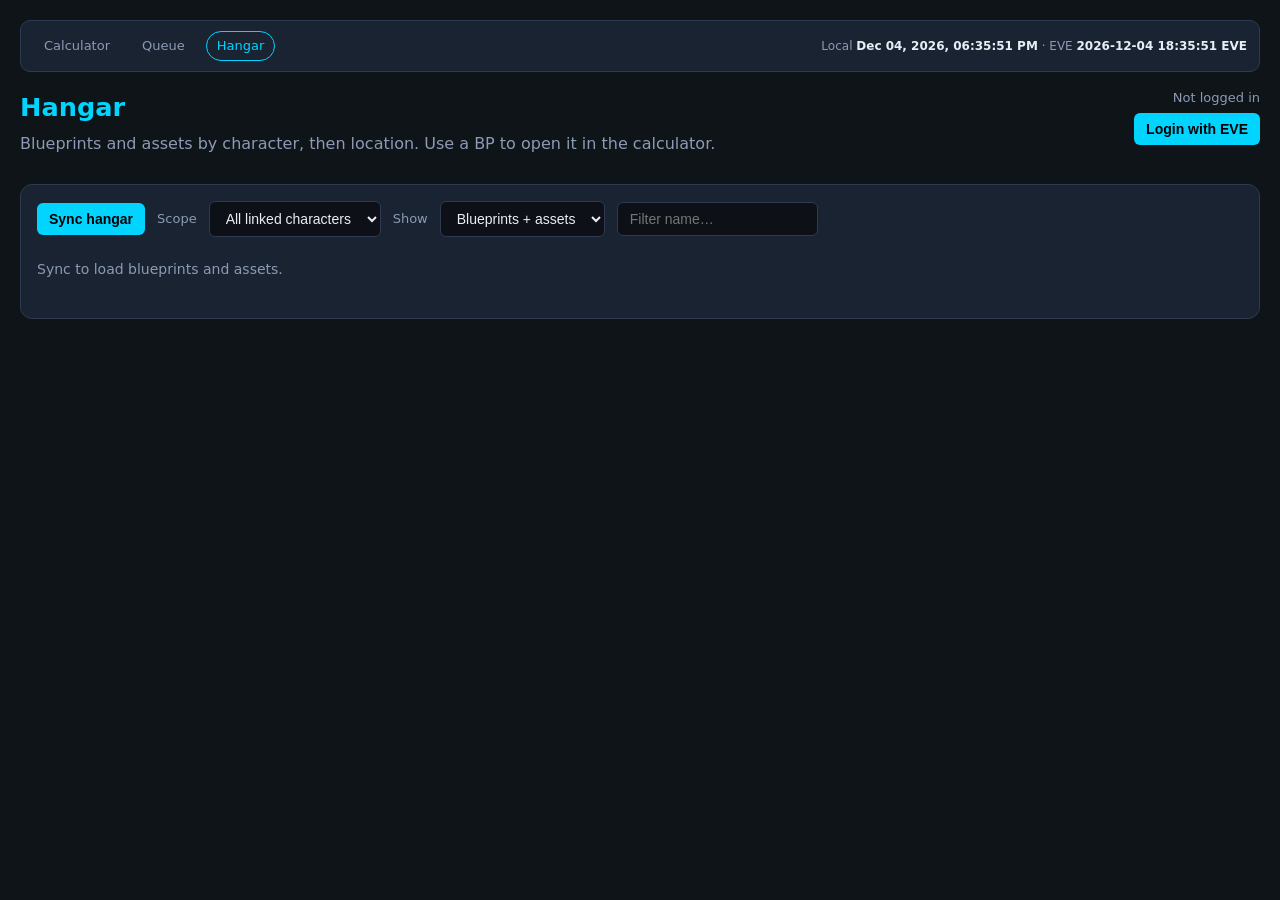
<file: hangar.html>
<!DOCTYPE html>
<html lang="en">
<head>
<meta charset="UTF-8">
<meta name="viewport" content="width=device-width, initial-scale=1.0">
<title>Hangar · EVE Industry</title>
<link rel="stylesheet" href="styles.css?v=20261108i">
</head>
<body data-page="hangar">
<div class="container">
  <nav class="app-nav">
    <a href="index.html" data-nav="calc">Calculator</a>
    <a href="queue.html" data-nav="queue">Queue</a>
    <a href="hangar.html" data-nav="hangar">Hangar</a>
    <span class="clock"><span id="localClock"></span> · <span id="eveClock"></span></span>
  </nav>

  <div class="row" style="justify-content:space-between;align-items:flex-start;">
    <div>
      <h1>Hangar</h1>
      <p class="sub">Blueprints and assets by character, then location. Use a BP to open it in the calculator.</p>
    </div>
    <div style="text-align:right;min-width:260px;">
      <div id="authStatus" class="muted" style="font-size:13px;margin-bottom:6px;">Not logged in</div>
      <div class="row" style="justify-content:flex-end;margin-bottom:0;">
        <select id="characterSelect" hidden title="Linked characters" style="max-width:180px;"></select>
        <button type="button" id="eveLoginBtn" onclick="eveLogin()">Login with EVE</button>
        <button type="button" class="secondary" id="eveAddCharBtn" onclick="eveLogin()" hidden>Add character</button>
        <button type="button" class="ghost" id="eveRemoveCharBtn" onclick="eveRemoveActive()" hidden>Remove</button>
        <button type="button" class="ghost" id="eveLogoutBtn" onclick="eveLogoutAll()" hidden>Logout all</button>
      </div>
    </div>
  </div>

  <div class="panel">
    <div class="row" style="margin-bottom:8px;">
      <button type="button" onclick="refreshHangar()">Sync hangar</button>
      <label>Scope</label>
      <select id="esiSyncScope">
        <option value="all">All linked characters</option>
        <option value="active">Active character</option>
      </select>
      <label>Show</label>
      <select id="hangarView">
        <option value="both">Blueprints + assets</option>
        <option value="bp">Blueprints only</option>
        <option value="assets">Assets only</option>
      </select>
      <input type="search" id="hangarFilter" placeholder="Filter name…" style="min-width:200px;">
      <span id="esiSyncStatus" class="muted"></span>
    </div>
    <div id="hangarRoot"><p class="empty-state">Sync to load blueprints and assets.</p></div>
  </div>
</div>

<script src="config.js?v=20261108i"></script>
<script src="eve-industry-data.js?v=20261108i"></script>
<script src="industry-core.js?v=20261108i"></script>
<script src="auth.js?v=20261108i"></script>
<script src="app-common.js?v=20261108i"></script>
<script>
const Core = window.EveIndustryCore;
const App = window.EveApp;
const SDE = window.EVE_INDUSTRY_SDE;

let bpTypeToRecipes = new Map();
let nameToTypeId = new Map();

function typeName(id) {
  return App.getTypeName(id);
}

function rebuildMaps() {
  bpTypeToRecipes = new Map();
  nameToTypeId = new Map();
  if (!SDE) return;
  for (const [id, name] of Object.entries(SDE.names || {})) {
    nameToTypeId.set(String(name).toLowerCase(), Number(id));
  }
  for (const r of SDE.recipes || []) {
    const bp = Number(r.bp);
    const productName = typeName(r.p);
    if (!bpTypeToRecipes.has(bp)) bpTypeToRecipes.set(bp, []);
    bpTypeToRecipes.get(bp).push({
      productName,
      outputQty: r.q,
      materials: r.m || [],
      activity: r.a
    });
  }
}

function recipeForBp(typeId) {
  const list = bpTypeToRecipes.get(Number(typeId)) || [];
  return list[0] || null;
}

function materialNeeded(baseQty, runs, me) {
  return Core.materialNeeded(baseQty, runs, me, 1);
}

function runsForBlueprint(bp) {
  const recipe = recipeForBp(bp.type_id);
  const cache = App.loadEsiCache();
  const assetQty = (cache && cache.assetQty) || {};
  if (!recipe) return { runs: null, limiter: null, known: false };
  const me = Number(bp.material_efficiency) || 0;
  const reqs = {};
  for (const [tid, qty] of recipe.materials) {
    const name = typeName(tid);
    reqs[name] = materialNeeded(qty, 1, recipe.activity === 'r' ? 0 : me);
  }
  const possible = App.runsPossibleFromAssets(reqs, assetQty, nameToTypeId);
  const bpcCap = Number(bp.runs);
  let runs = possible.runs;
  if (bpcCap > 0) runs = Math.min(runs, bpcCap);
  return { runs, limiter: possible.limiter, known: true, bpcCap };
}

function useBlueprint(typeId, me, te, runs) {
  App.setPendingBlueprint({ typeId: Number(typeId), me: Number(me), te: Number(te), runs: Number(runs) });
  window.location.href = 'index.html';
}

function renderHangar() {
  const root = document.getElementById('hangarRoot');
  const cache = App.loadEsiCache();
  if (!cache || (!(cache.blueprints || []).length && !(cache.assets || []).length)) {
    root.innerHTML = '<p class="empty-state">No hangar data yet — sync while logged in.</p>';
    return;
  }
  const view = document.getElementById('hangarView').value;
  const q = (document.getElementById('hangarFilter').value || '').trim().toLowerCase();
  const tree = App.groupHangar(cache, Core);
  if (!tree.length) {
    root.innerHTML = '<p class="empty-state">Nothing to show.</p>';
    return;
  }

  let html = '';
  for (const char of tree) {
    html += `<h3>${char.name}</h3>`;
    if (!char.locations.length) {
      html += '<p class="empty-state">No locations for this character.</p>';
      continue;
    }
    for (const loc of char.locations) {
      let bps = loc.blueprints || [];
      let assets = loc.assets || [];
      if (q) {
        bps = bps.filter((bp) => {
          const recipe = recipeForBp(bp.type_id);
          const product = recipe ? recipe.productName : typeName(bp.type_id);
          return product.toLowerCase().includes(q) || typeName(bp.type_id).toLowerCase().includes(q);
        });
        assets = assets.filter((a) => typeName(a.type_id).toLowerCase().includes(q));
      }
      if (view === 'bp') assets = [];
      if (view === 'assets') bps = [];
      if (!bps.length && !assets.length) continue;

      html += `<div class="loc-block"><h4>${loc.name} <span class="muted">· ${loc.ref ? loc.ref.kind : 'other'}</span></h4>`;

      if (bps.length) {
        html += `<div class="muted" style="margin-bottom:4px;">Blueprints (${bps.length})</div>
          <div class="esi-scroll"><table><thead><tr>
            <th>Product / BP</th><th>ME</th><th>TE</th><th>Runs</th><th>Can run</th><th></th>
          </tr></thead><tbody>`;
        const sorted = [...bps].sort((a, b) => {
          const pa = (recipeForBp(a.type_id) || {}).productName || typeName(a.type_id);
          const pb = (recipeForBp(b.type_id) || {}).productName || typeName(b.type_id);
          return pa.localeCompare(pb);
        });
        for (const bp of sorted.slice(0, 300)) {
          const recipe = recipeForBp(bp.type_id);
          const product = recipe ? recipe.productName : typeName(bp.type_id);
          const me = Number(bp.material_efficiency) || 0;
          const te = Number(bp.time_efficiency) || 0;
          const runs = Number(bp.runs);
          const can = runsForBlueprint(bp);
          const canLabel = !can.known ? '—' : (can.runs + (can.limiter ? ` <span class="muted">(lim ${can.limiter})</span>` : ''));
          html += `<tr>
            <td>${product}${recipe ? '' : ' <span class="muted">(unmapped)</span>'}
              <div class="muted" style="font-size:11px;">${typeName(bp.type_id)} · ${runs === -1 ? 'BPO' : 'BPC ×' + runs}</div></td>
            <td class="qty">${me}</td>
            <td class="qty">${te}</td>
            <td class="qty">${runs === -1 ? '∞' : runs}</td>
            <td class="qty">${canLabel}</td>
            <td>${recipe
              ? `<button type="button" class="ghost" onclick="useBlueprint(${bp.type_id},${me},${te},${runs})">Use in calculator</button>`
              : ''}</td>
          </tr>`;
        }
        html += '</tbody></table></div>';
        if (sorted.length > 300) html += `<p class="muted">Showing 300 of ${sorted.length} blueprints.</p>`;
      }

      if (assets.length) {
        // Aggregate duplicate type stacks in this location for readability.
        const byType = new Map();
        for (const a of assets) {
          const tid = Number(a.type_id);
          byType.set(tid, (byType.get(tid) || 0) + (Number(a.quantity) || 0));
        }
        const rows = [...byType.entries()]
          .map(([tid, qty]) => ({ tid, qty, name: typeName(tid) }))
          .sort((a, b) => b.qty - a.qty || a.name.localeCompare(b.name));
        html += `<div class="muted" style="margin:10px 0 4px;">Assets (${rows.length} types)</div>
          <div class="esi-scroll"><table><thead><tr><th>Item</th><th>Qty</th></tr></thead><tbody>`;
        for (const row of rows.slice(0, 400)) {
          html += `<tr><td>${row.name}</td><td class="qty">${App.formatQty(row.qty)}</td></tr>`;
        }
        html += '</tbody></table></div>';
        if (rows.length > 400) html += `<p class="muted">Showing 400 of ${rows.length} asset types.</p>`;
      }

      html += '</div>';
    }
  }
  root.innerHTML = html || '<p class="empty-state">No rows match this filter.</p>';
}

async function refreshHangar() {
  const status = document.getElementById('esiSyncStatus');
  try {
    await App.syncEsi({
      statusEl: status,
      onDone: () => renderHangar()
    });
  } catch (err) {
    status.innerHTML = `<span class="status-bad">Sync failed:</span> ${err.message}`;
  }
}

async function init() {
  App.markActiveNav();
  App.startClocks();
  rebuildMaps();

  try {
    const handled = await EveAuth.handleRedirectCallback();
    if (handled) {
      document.getElementById('esiSyncStatus').innerHTML =
        '<span class="status-ok">Character linked.</span> Sync hangar to load inventory.';
    }
  } catch (err) {
    document.getElementById('esiSyncStatus').innerHTML =
      `<span class="status-bad">Login failed:</span> ${err.message}`;
  }
  await EveAuth.refreshIfNeeded();
  App.wireAuthChrome({ onCharacterSwitch: renderHangar });
  document.getElementById('hangarView').addEventListener('change', renderHangar);
  document.getElementById('hangarFilter').addEventListener('input', renderHangar);

  const cache = App.loadEsiCache();
  if (cache) {
    document.getElementById('esiSyncStatus').innerHTML =
      `<span class="muted">Cached sync ${App.formatLocal(cache.at)}</span>`;
    try {
      await App.resolveMissingTypeNames(App.collectTypeIdsFromCache(cache));
    } catch {}
    renderHangar();
  }
}

if (document.readyState === 'loading') document.addEventListener('DOMContentLoaded', init);
else init();
</script>
</body>
</html>
</file>
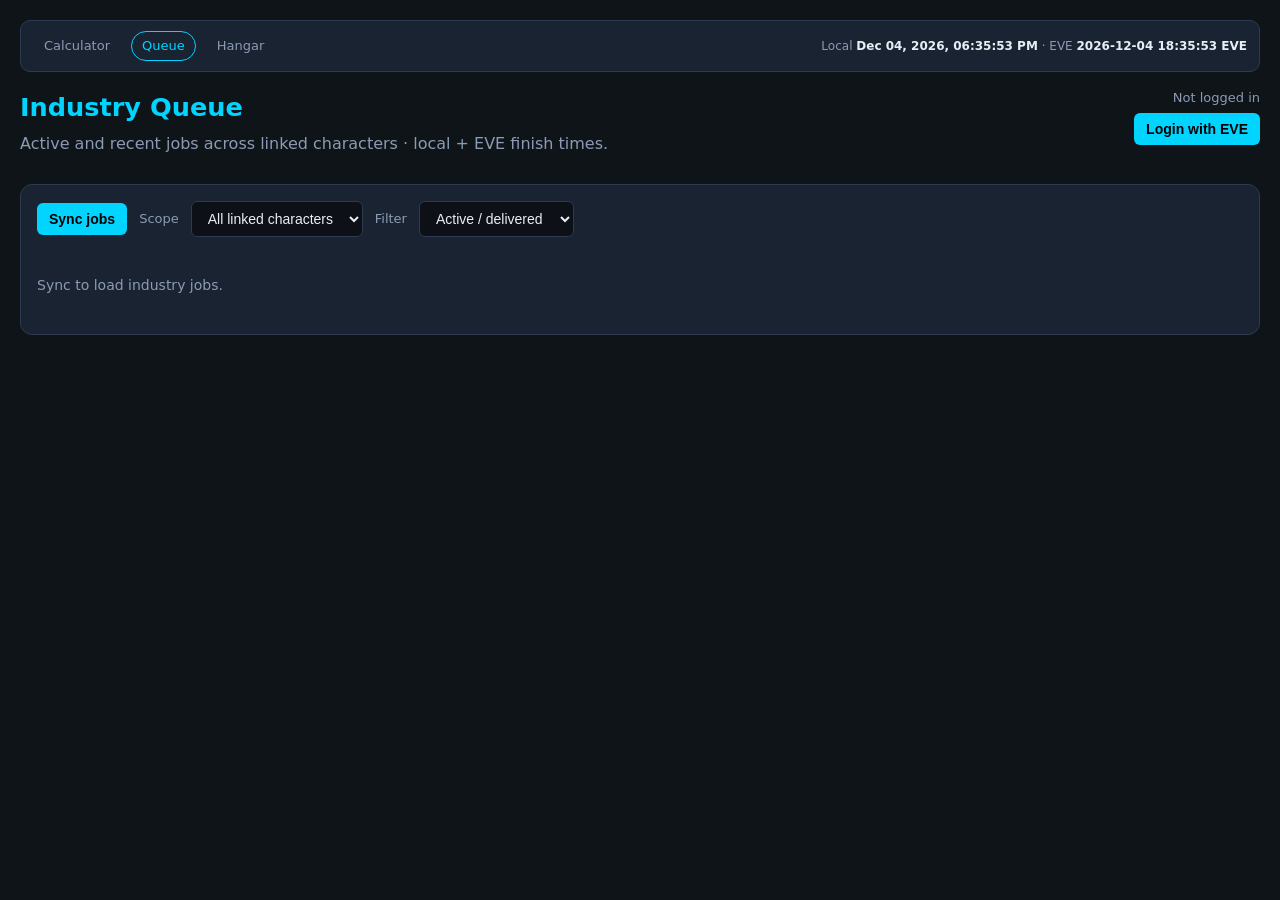
<file: queue.html>
<!DOCTYPE html>
<html lang="en">
<head>
<meta charset="UTF-8">
<meta name="viewport" content="width=device-width, initial-scale=1.0">
<title>Industry Queue · EVE Industry</title>
<link rel="stylesheet" href="styles.css?v=20261108i">
</head>
<body data-page="queue">
<div class="container">
  <nav class="app-nav">
    <a href="index.html" data-nav="calc">Calculator</a>
    <a href="queue.html" data-nav="queue">Queue</a>
    <a href="hangar.html" data-nav="hangar">Hangar</a>
    <span class="clock"><span id="localClock"></span> · <span id="eveClock"></span></span>
  </nav>

  <div class="row" style="justify-content:space-between;align-items:flex-start;">
    <div>
      <h1>Industry Queue</h1>
      <p class="sub">Active and recent jobs across linked characters · local + EVE finish times.</p>
    </div>
    <div style="text-align:right;min-width:260px;">
      <div id="authStatus" class="muted" style="font-size:13px;margin-bottom:6px;">Not logged in</div>
      <div class="row" style="justify-content:flex-end;margin-bottom:0;">
        <select id="characterSelect" hidden title="Linked characters" style="max-width:180px;"></select>
        <button type="button" id="eveLoginBtn" onclick="eveLogin()">Login with EVE</button>
        <button type="button" class="secondary" id="eveAddCharBtn" onclick="eveLogin()" hidden>Add character</button>
        <button type="button" class="ghost" id="eveRemoveCharBtn" onclick="eveRemoveActive()" hidden>Remove</button>
        <button type="button" class="ghost" id="eveLogoutBtn" onclick="eveLogoutAll()" hidden>Logout all</button>
      </div>
    </div>
  </div>

  <div class="panel">
    <div class="row" style="margin-bottom:8px;">
      <button type="button" onclick="refreshQueue()">Sync jobs</button>
      <label>Scope</label>
      <select id="esiSyncScope">
        <option value="all">All linked characters</option>
        <option value="active">Active character</option>
      </select>
      <label>Filter</label>
      <select id="jobStatusFilter">
        <option value="active">Active / delivered</option>
        <option value="all">All statuses</option>
        <option value="active_only">Active only</option>
        <option value="ready">Ready / delivered</option>
      </select>
      <span id="esiSyncStatus" class="muted"></span>
    </div>
    <div class="stats" id="queueStats"></div>
    <div class="esi-scroll tall" id="queueTableWrap">
      <p class="empty-state">Sync to load industry jobs.</p>
    </div>
  </div>
</div>

<script src="config.js?v=20261108i"></script>
<script src="eve-industry-data.js?v=20261108i"></script>
<script src="industry-core.js?v=20261108i"></script>
<script src="auth.js?v=20261108i"></script>
<script src="app-common.js?v=20261108i"></script>
<script>
const Core = window.EveIndustryCore;
const App = window.EveApp;
const SDE = window.EVE_INDUSTRY_SDE;

function typeName(id) {
  return App.getTypeName(id);
}

function facilityName(job, locations) {
  const loc = (locations || []).find((l) => Number(l.id) === Number(job.facility_id));
  return loc ? loc.name : ('#' + job.facility_id);
}

function renderQueue(now) {
  const wrap = document.getElementById('queueTableWrap');
  const stats = document.getElementById('queueStats');
  const cache = App.loadEsiCache();
  const jobs = (cache && cache.jobs) || [];
  const locations = (cache && cache.locations) || [];
  if (!jobs.length) {
    wrap.innerHTML = '<p class="empty-state">No jobs in cache — sync while logged in.</p>';
    stats.innerHTML = '';
    return;
  }

  const filter = document.getElementById('jobStatusFilter').value;
  const nowMs = (now || new Date()).getTime();
  let rows = jobs.map((job) => {
    const end = job.end_date ? new Date(job.end_date) : null;
    const endMs = end ? end.getTime() : NaN;
    const remaining = endMs - nowMs;
    const status = String(job.status || '').toLowerCase();
    return { job, end, endMs, remaining, status };
  });

  rows = rows.filter((r) => {
    if (filter === 'all') return true;
    if (filter === 'active_only') return r.status === 'active';
    if (filter === 'ready') return r.status === 'ready' || r.status === 'delivered' || (r.status === 'active' && r.remaining <= 0);
    // active + delivered-ish
    return r.status === 'active' || r.status === 'ready' || r.status === 'delivered';
  });

  rows.sort((a, b) => {
    const ae = Number.isFinite(a.endMs) ? a.endMs : Infinity;
    const be = Number.isFinite(b.endMs) ? b.endMs : Infinity;
    return ae - be;
  });

  const active = rows.filter((r) => r.status === 'active' && r.remaining > 0);
  const next = active[0];
  stats.innerHTML =
    `<div class="stat"><b>${active.length}</b>active</div>` +
    `<div class="stat"><b>${rows.length}</b>shown</div>` +
    (next
      ? `<div class="stat"><b>${App.formatRemaining(next.remaining)}</b>next finishes</div>`
      : `<div class="stat"><b>—</b>next finishes</div>`);

  if (!rows.length) {
    wrap.innerHTML = '<p class="empty-state">No jobs match this filter.</p>';
    return;
  }

  const multi = new Set(jobs.map((j) => j._ownerId).filter(Boolean)).size > 1;
  wrap.innerHTML =
    `<table><thead><tr>
      <th>Activity</th>${multi ? '<th>Pilot</th>' : ''}
      <th>Blueprint / product</th><th>Runs</th><th>Status</th>
      <th>Finishes (local)</th><th>Finishes (EVE)</th><th>Remaining</th><th>Facility</th>
    </tr></thead><tbody>` +
    rows.map((r) => {
      const job = r.job;
      const act = App.ACTIVITY_NAMES[job.activity_id] || ('Activity ' + job.activity_id);
      const bpName = typeName(job.blueprint_type_id);
      const product = job.product_type_id ? typeName(job.product_type_id) : '—';
      const soon = r.status === 'active' && r.remaining > 0 && r.remaining < 3600000;
      const done = r.remaining <= 0 || r.status === 'ready' || r.status === 'delivered';
      const cls = [soon ? 'job-soon' : '', done ? 'job-done' : ''].filter(Boolean).join(' ');
      return `<tr class="${cls}">
        <td>${act}</td>
        ${multi ? `<td class="muted">${job._ownerName || '—'}</td>` : ''}
        <td>${bpName}<div class="muted" style="font-size:11px;">→ ${product}</div></td>
        <td class="qty">${job.runs || 0}</td>
        <td>${job.status || '—'}</td>
        <td>${r.end ? App.formatLocal(r.end) : '—'}</td>
        <td class="muted">${r.end ? App.formatEve(r.end) : '—'}</td>
        <td class="qty">${App.formatRemaining(r.remaining)}</td>
        <td class="muted">${facilityName(job, locations)}</td>
      </tr>`;
    }).join('') +
    `</tbody></table>`;
}

async function refreshQueue() {
  const status = document.getElementById('esiSyncStatus');
  try {
    await App.syncEsi({
      statusEl: status,
      onDone: () => renderQueue(new Date())
    });
  } catch (err) {
    status.innerHTML = `<span class="status-bad">Sync failed:</span> ${err.message}`;
  }
}

async function init() {
  App.markActiveNav();
  App.startClocks();
  App.onClockTick = (now) => renderQueue(now);

  try {
    const handled = await EveAuth.handleRedirectCallback();
    if (handled) {
      document.getElementById('esiSyncStatus').innerHTML =
        '<span class="status-ok">Character linked.</span> Sync jobs to refresh the queue.';
    }
  } catch (err) {
    document.getElementById('esiSyncStatus').innerHTML =
      `<span class="status-bad">Login failed:</span> ${err.message}`;
  }
  await EveAuth.refreshIfNeeded();
  App.wireAuthChrome({ onCharacterSwitch: () => renderQueue(new Date()) });
  document.getElementById('jobStatusFilter').addEventListener('change', () => renderQueue(new Date()));

  const cache = App.loadEsiCache();
  if (cache && cache.jobs && cache.jobs.length) {
    document.getElementById('esiSyncStatus').innerHTML =
      `<span class="muted">Cached sync ${App.formatLocal(cache.at)}</span>`;
    renderQueue(new Date());
  }
}

if (document.readyState === 'loading') document.addEventListener('DOMContentLoaded', init);
else init();
</script>
</body>
</html>
</file>
<file: styles.css>
:root {
  --bg: #0f1419;
  --card: #1a2332;
  --border: #2d3a4f;
  --accent: #00d4ff;
  --accent2: #7c5cff;
  --text: #e8eef5;
  --muted: #8b9bb4;
  --success: #3dd68c;
  --warn: #f5a623;
  --danger: #f07178;
}
* { box-sizing: border-box; }
body {
  font-family: 'Segoe UI', system-ui, sans-serif;
  background: var(--bg);
  color: var(--text);
  margin: 0;
  padding: 20px;
  line-height: 1.5;
}
h1 { color: var(--accent); margin: 0 0 6px; font-size: 1.6rem; }
h2 { color: var(--accent2); border-bottom: 1px solid var(--border); padding-bottom: 6px; margin-top: 0; }
h3 { color: var(--text); margin: 16px 0 8px; font-size: 1.05rem; }
.sub { color: var(--muted); margin: 0 0 16px; }
.container { max-width: 1500px; margin: 0 auto; }
.panel {
  background: var(--card);
  border: 1px solid var(--border);
  border-radius: 12px;
  padding: 16px;
  margin-bottom: 16px;
}
input, select, button, textarea {
  background: #0d1117;
  color: var(--text);
  border: 1px solid var(--border);
  border-radius: 6px;
  padding: 8px 12px;
  font-size: 14px;
}
button {
  background: var(--accent);
  color: #000;
  border: none;
  cursor: pointer;
  font-weight: 600;
}
button:hover { opacity: 0.9; }
button.secondary { background: var(--accent2); color: #fff; }
button.ghost { background: transparent; color: var(--text); border: 1px solid var(--border); }
.row { display: flex; gap: 12px; flex-wrap: wrap; align-items: center; margin-bottom: 12px; }
.row label { color: var(--muted); font-size: 13px; }
.search-wrap { position: relative; flex: 1; min-width: 260px; }
.search-wrap input { width: 100%; }
.suggestions {
  position: absolute; z-index: 20; left: 0; right: 0; top: 100%;
  background: #0d1117; border: 1px solid var(--border); border-radius: 8px;
  max-height: 280px; overflow-y: auto; display: none;
}
.suggestions.open { display: block; }
.suggestions button {
  display: block; width: 100%; text-align: left; background: transparent;
  color: var(--text); border: none; border-radius: 0; font-weight: 400; padding: 8px 12px;
}
.suggestions button:hover, .suggestions button.active { background: #243044; }
.suggestions .meta { color: var(--muted); font-size: 12px; margin-left: 8px; }
.flowchart { display: flex; flex-direction: column; align-items: center; gap: 8px; min-height: 120px; }
.node {
  background: #243044; border: 2px solid var(--accent); border-radius: 10px;
  padding: 10px 14px; min-width: 190px; max-width: 280px; text-align: center;
  cursor: pointer; user-select: none;
  transition: box-shadow 0.12s ease, border-color 0.12s ease, transform 0.12s ease;
}
.node:hover { transform: translateY(-1px); box-shadow: 0 0 0 1px rgba(0, 212, 255, 0.35); }
.node.raw { border-color: var(--success); }
.node.fuel { border-color: var(--warn); }
.node.intermediate { border-color: var(--accent2); }
.node.final { border-color: var(--accent); background: #1e3a5f; }
.node.buy-mode { border-style: dashed; opacity: 0.92; }
.node.selected {
  box-shadow: 0 0 0 2px var(--warn), 0 0 18px rgba(245, 166, 35, 0.25);
  border-color: var(--warn);
}
.node.more { cursor: default; opacity: 0.75; }
.node.more:hover { transform: none; box-shadow: none; }
.node small { color: var(--muted); display: block; font-size: 12px; }
.mode-btn {
  margin-top: 6px; padding: 2px 8px; font-size: 11px; border-radius: 999px;
  background: #0d1117; color: var(--accent); border: 1px solid var(--border); cursor: pointer;
}
.mode-btn.buy { color: var(--warn); }
.arrow { color: var(--muted); font-size: 18px; text-align: center; }
.level { display: flex; gap: 12px; flex-wrap: wrap; justify-content: center; margin: 8px 0; }
table { width: 100%; border-collapse: collapse; margin-top: 8px; }
th, td { padding: 8px 12px; text-align: left; border-bottom: 1px solid var(--border); vertical-align: middle; }
th { color: var(--muted); font-weight: 500; }
.qty { font-variant-numeric: tabular-nums; font-weight: 600; color: var(--accent); }
.isk { font-variant-numeric: tabular-nums; color: var(--success); }
.qty-input { width: 110px; padding: 6px 8px; font-variant-numeric: tabular-nums; }
.mode-select { padding: 4px 8px; font-size: 12px; }
.settings-grid {
  display: grid; grid-template-columns: repeat(auto-fit, minmax(140px, 1fr)); gap: 10px;
}
.settings-grid label { display: block; font-size: 12px; color: var(--muted); margin-bottom: 4px; }
.settings-grid input, .settings-grid select { width: 100%; }
.add-form { display: grid; grid-template-columns: 1fr 1fr; gap: 8px; }
.add-form label { font-size: 12px; color: var(--muted); }
.full { grid-column: 1 / -1; }
.tag {
  display: inline-block; background: #2d3a4f; padding: 2px 8px;
  border-radius: 4px; font-size: 12px; margin: 2px;
}
.status-ok { color: var(--success); }
.status-bad { color: var(--danger); }
.muted { color: var(--muted); }
.stats { display: flex; gap: 16px; flex-wrap: wrap; margin-bottom: 8px; }
.stat { background: #0d1117; border: 1px solid var(--border); border-radius: 8px; padding: 8px 12px; min-width: 120px; }
.stat b { display: block; color: var(--accent); font-size: 1.2rem; }
.stat b.neg { color: var(--danger); }
.pill-row { display: flex; gap: 8px; flex-wrap: wrap; margin-bottom: 10px; }
.pill {
  border: 1px solid var(--border); background: #0d1117; color: var(--muted);
  border-radius: 999px; padding: 4px 10px; font-size: 12px; cursor: pointer;
}
.pill.active { border-color: var(--accent); color: var(--accent); }
a.pill { text-decoration: none; display: inline-block; }
#knownList { max-height: 220px; overflow-y: auto; }
.three-col { display: grid; grid-template-columns: 1.1fr 1fr 1fr; gap: 16px; }
.hint {
  background: #0d1117; border: 1px dashed var(--border); border-radius: 8px;
  padding: 10px 12px; font-size: 13px; color: var(--muted); margin-bottom: 12px;
}
.empty-state { color: var(--muted); font-size: 14px; padding: 8px 0; }
.icon-btn {
  padding: 4px 8px; font-size: 12px; background: transparent;
  color: var(--muted); border: 1px solid var(--border);
}
.icon-btn:hover { color: var(--danger); border-color: var(--danger); }
.esi-scroll { max-height: 420px; overflow: auto; margin-top: 8px; }
.esi-scroll.tall { max-height: 70vh; }
.esi-scroll table { margin-top: 0; font-size: 13px; }
.esi-scroll th { position: sticky; top: 0; background: var(--card); z-index: 1; }
.esi-tabs { display: flex; gap: 6px; flex-wrap: wrap; margin: 10px 0 0; }
.esi-tabs .pill { margin: 0; }
.esi-pane[hidden] { display: none !important; }
.profit-bar { display: flex; gap: 16px; flex-wrap: wrap; margin-top: 8px; }
.dev-only { display: none; }
body.dev .dev-only { display: block; }
.site-footer {
  margin-top: 24px;
  padding-top: 12px;
  border-top: 1px solid var(--border);
  color: var(--muted);
  font-size: 12px;
  display: flex;
  justify-content: space-between;
  gap: 12px;
  flex-wrap: wrap;
}
.site-footer button {
  background: transparent;
  color: var(--muted);
  border: none;
  padding: 0;
  font-size: 12px;
  font-weight: 400;
  cursor: pointer;
  text-decoration: underline;
}
.app-nav {
  display: flex;
  flex-wrap: wrap;
  gap: 10px;
  align-items: center;
  margin: 0 0 16px;
  padding: 10px 12px;
  background: var(--card);
  border: 1px solid var(--border);
  border-radius: 10px;
}
.app-nav a {
  color: var(--muted);
  text-decoration: none;
  padding: 4px 10px;
  border-radius: 999px;
  border: 1px solid transparent;
  font-size: 13px;
}
.app-nav a:hover { color: var(--text); border-color: var(--border); }
.app-nav a.active {
  color: var(--accent);
  border-color: var(--accent);
}
.app-nav .clock {
  margin-left: auto;
  color: var(--muted);
  font-size: 12px;
  font-variant-numeric: tabular-nums;
}
.app-nav .clock strong { color: var(--text); font-weight: 600; }
.loc-block {
  border: 1px solid var(--border);
  border-radius: 8px;
  padding: 10px 12px;
  margin: 8px 0 12px;
  background: #0d1117;
}
.loc-block h4 {
  margin: 0 0 8px;
  font-size: 14px;
  color: var(--accent);
}
.job-done { opacity: 0.65; }
.job-soon td { background: rgba(245, 166, 35, 0.08); }
@media (max-width: 1100px) { .three-col { grid-template-columns: 1fr; } }
@media (max-width: 980px) { .add-form { grid-template-columns: 1fr; } }
</file>
